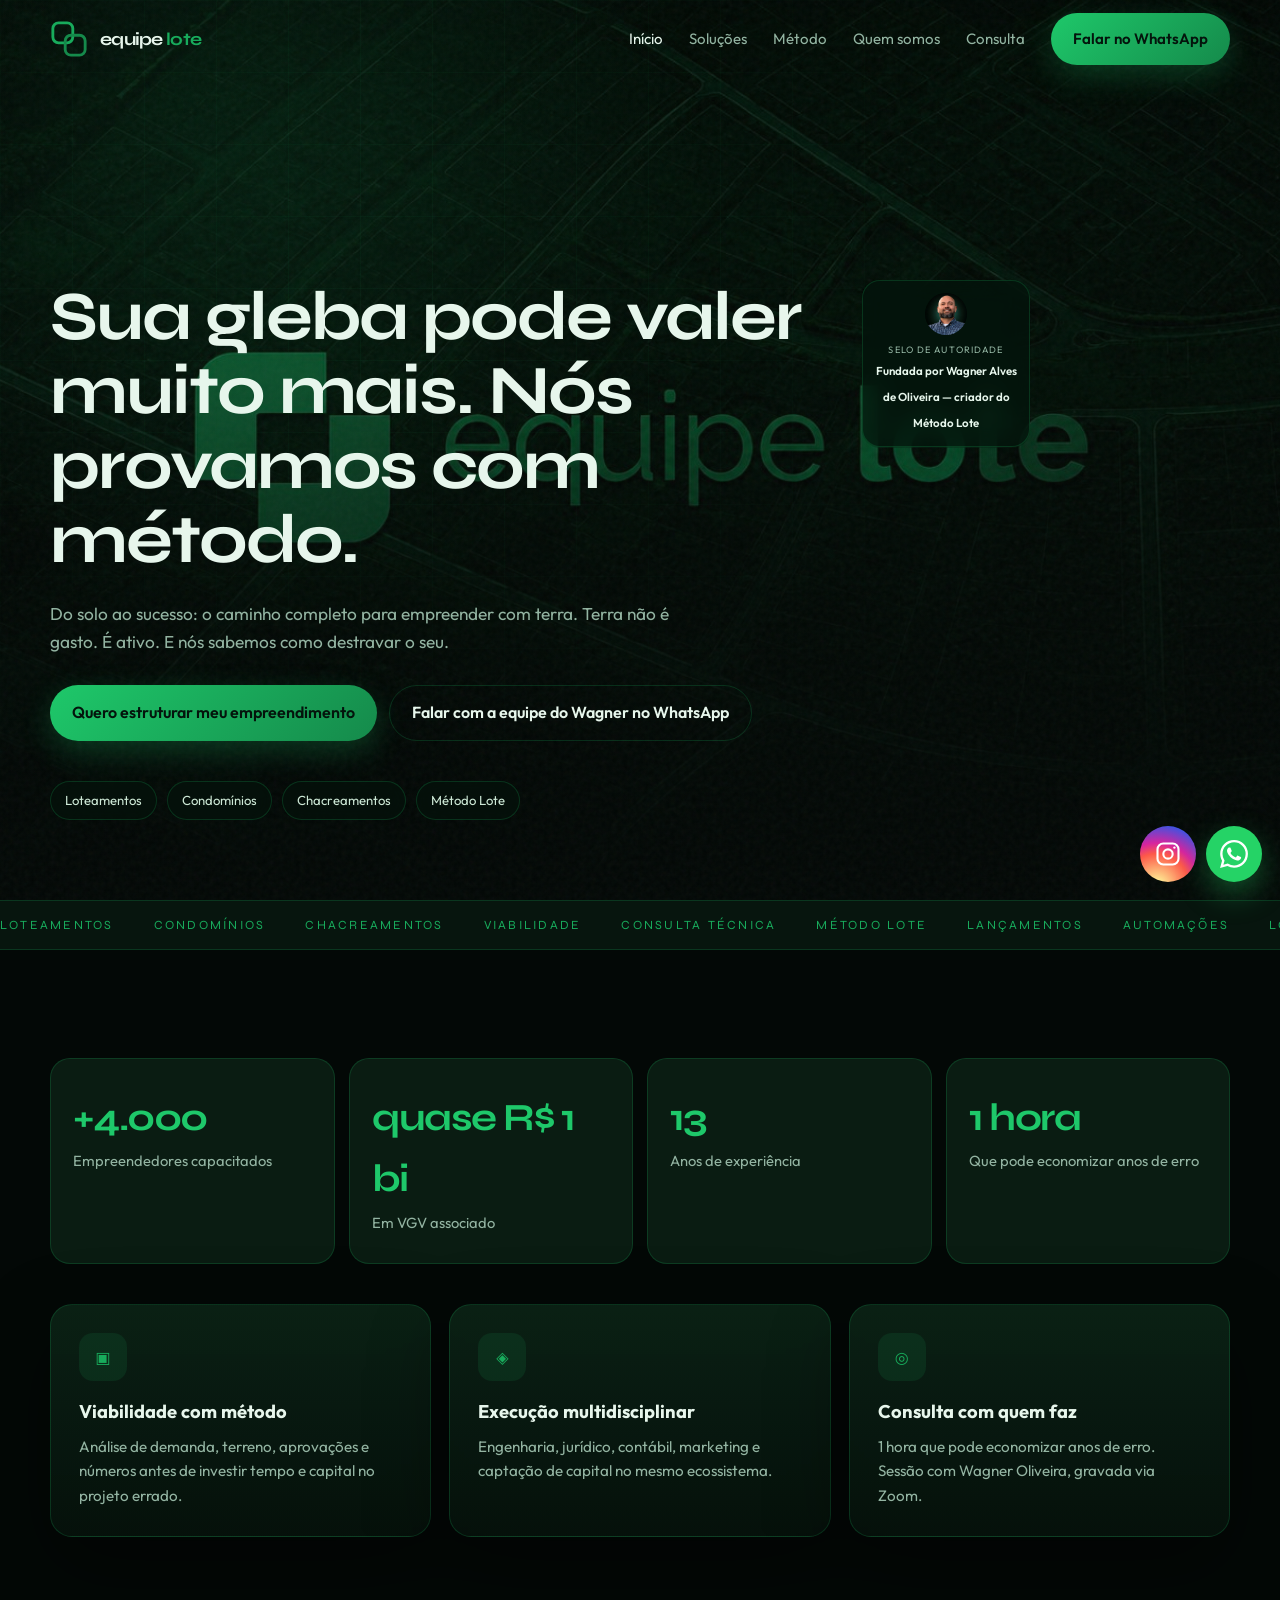
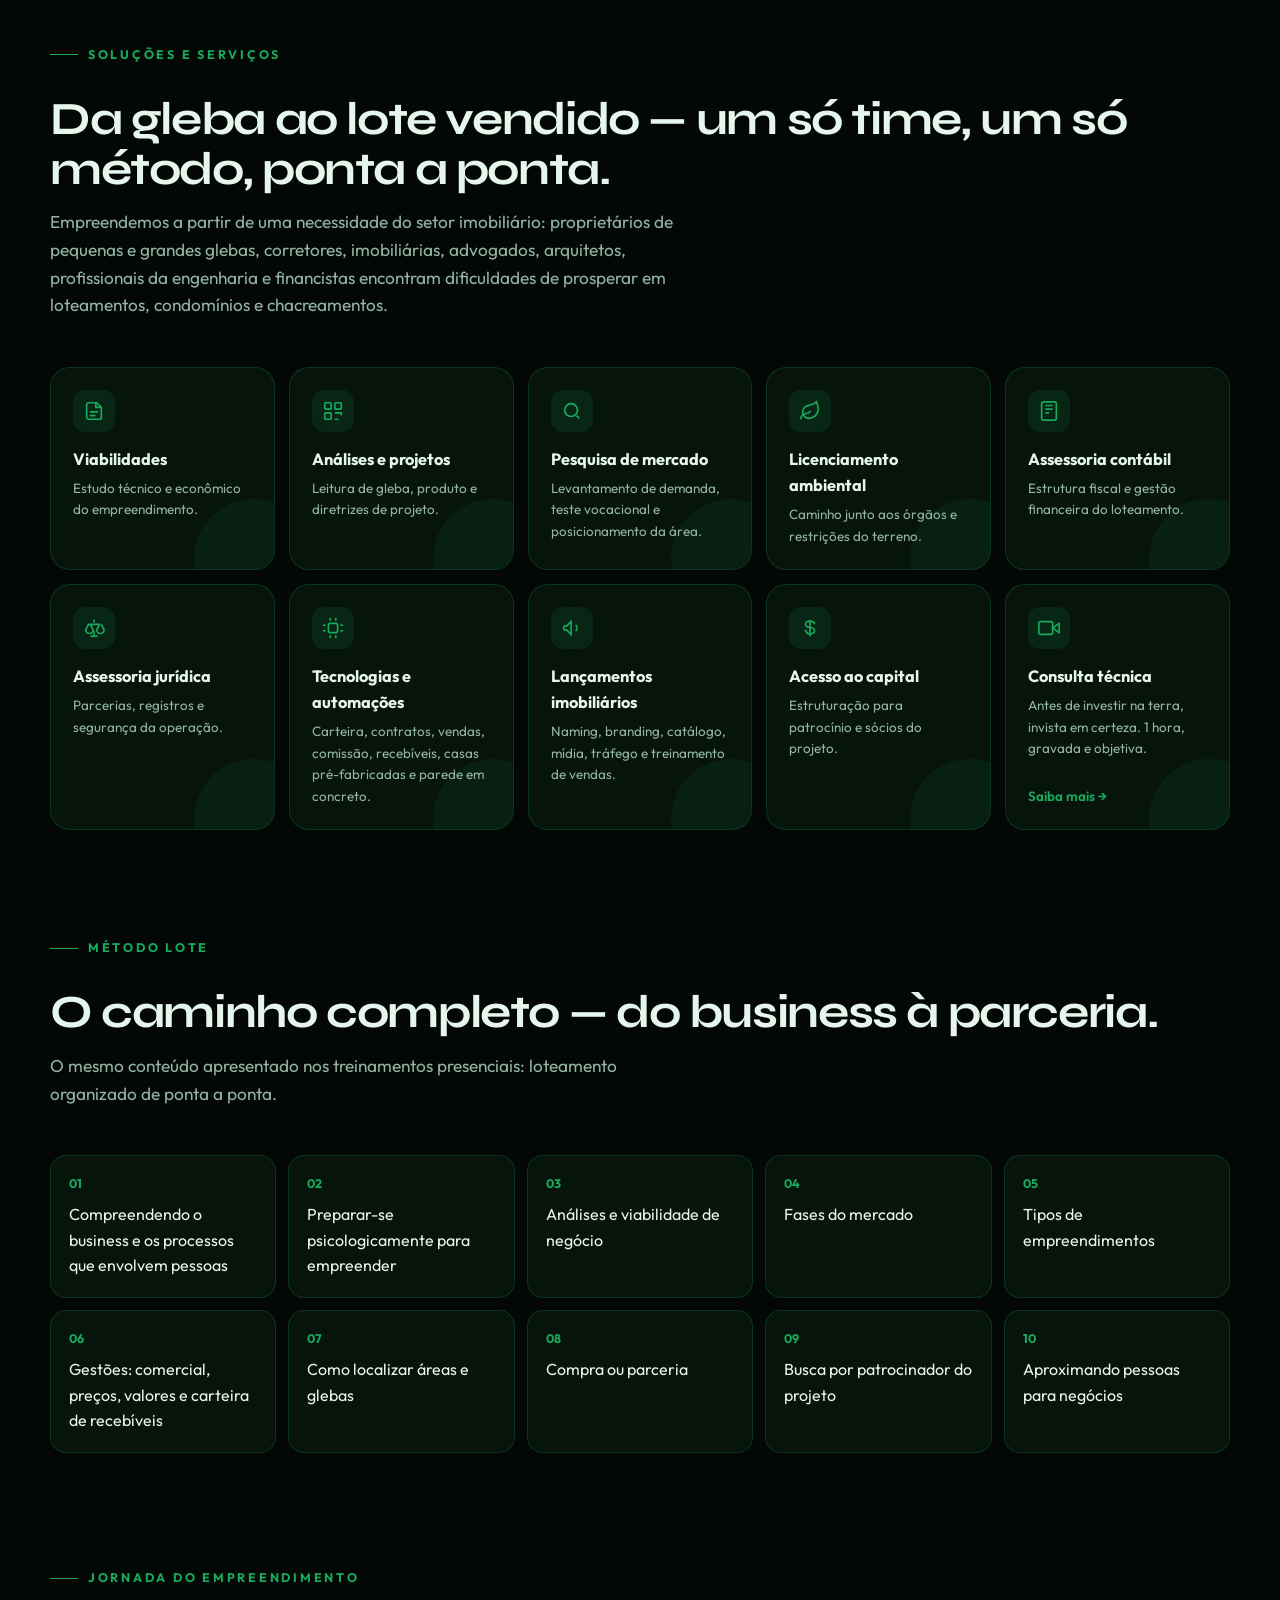
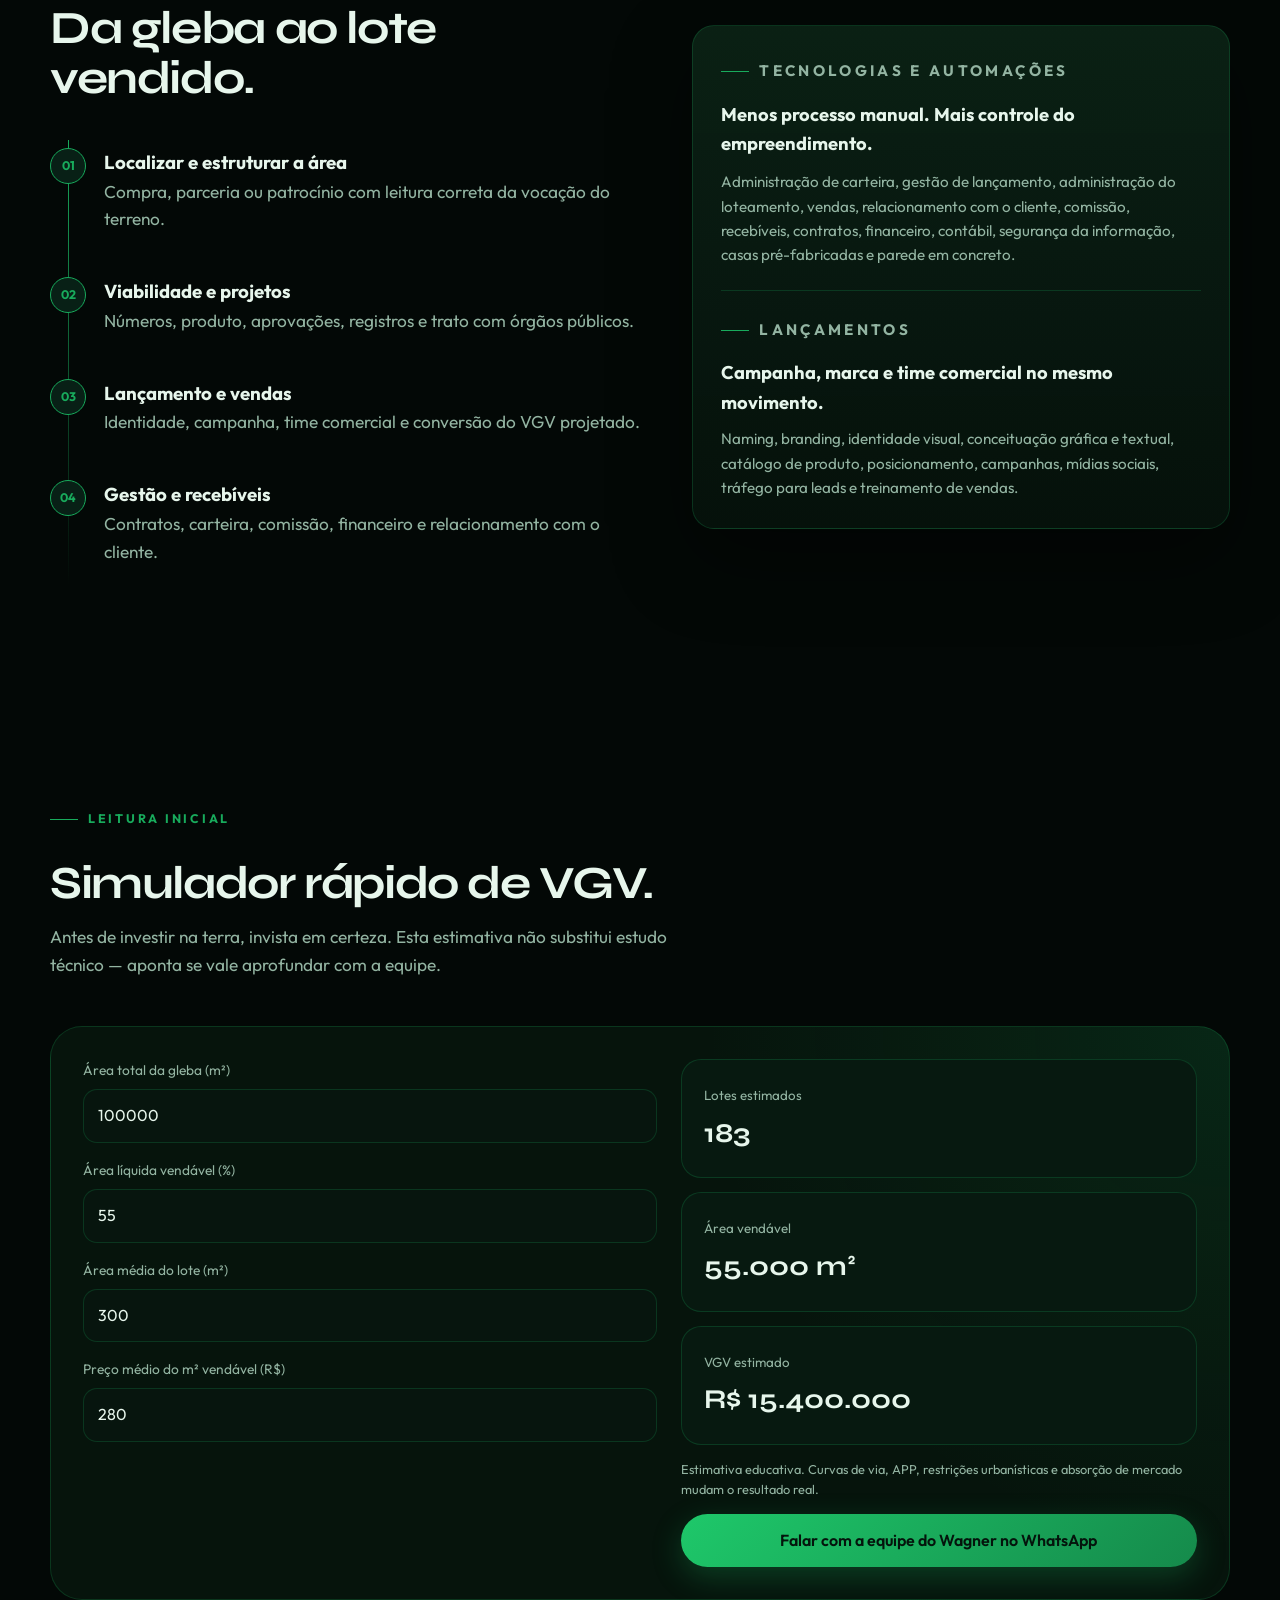
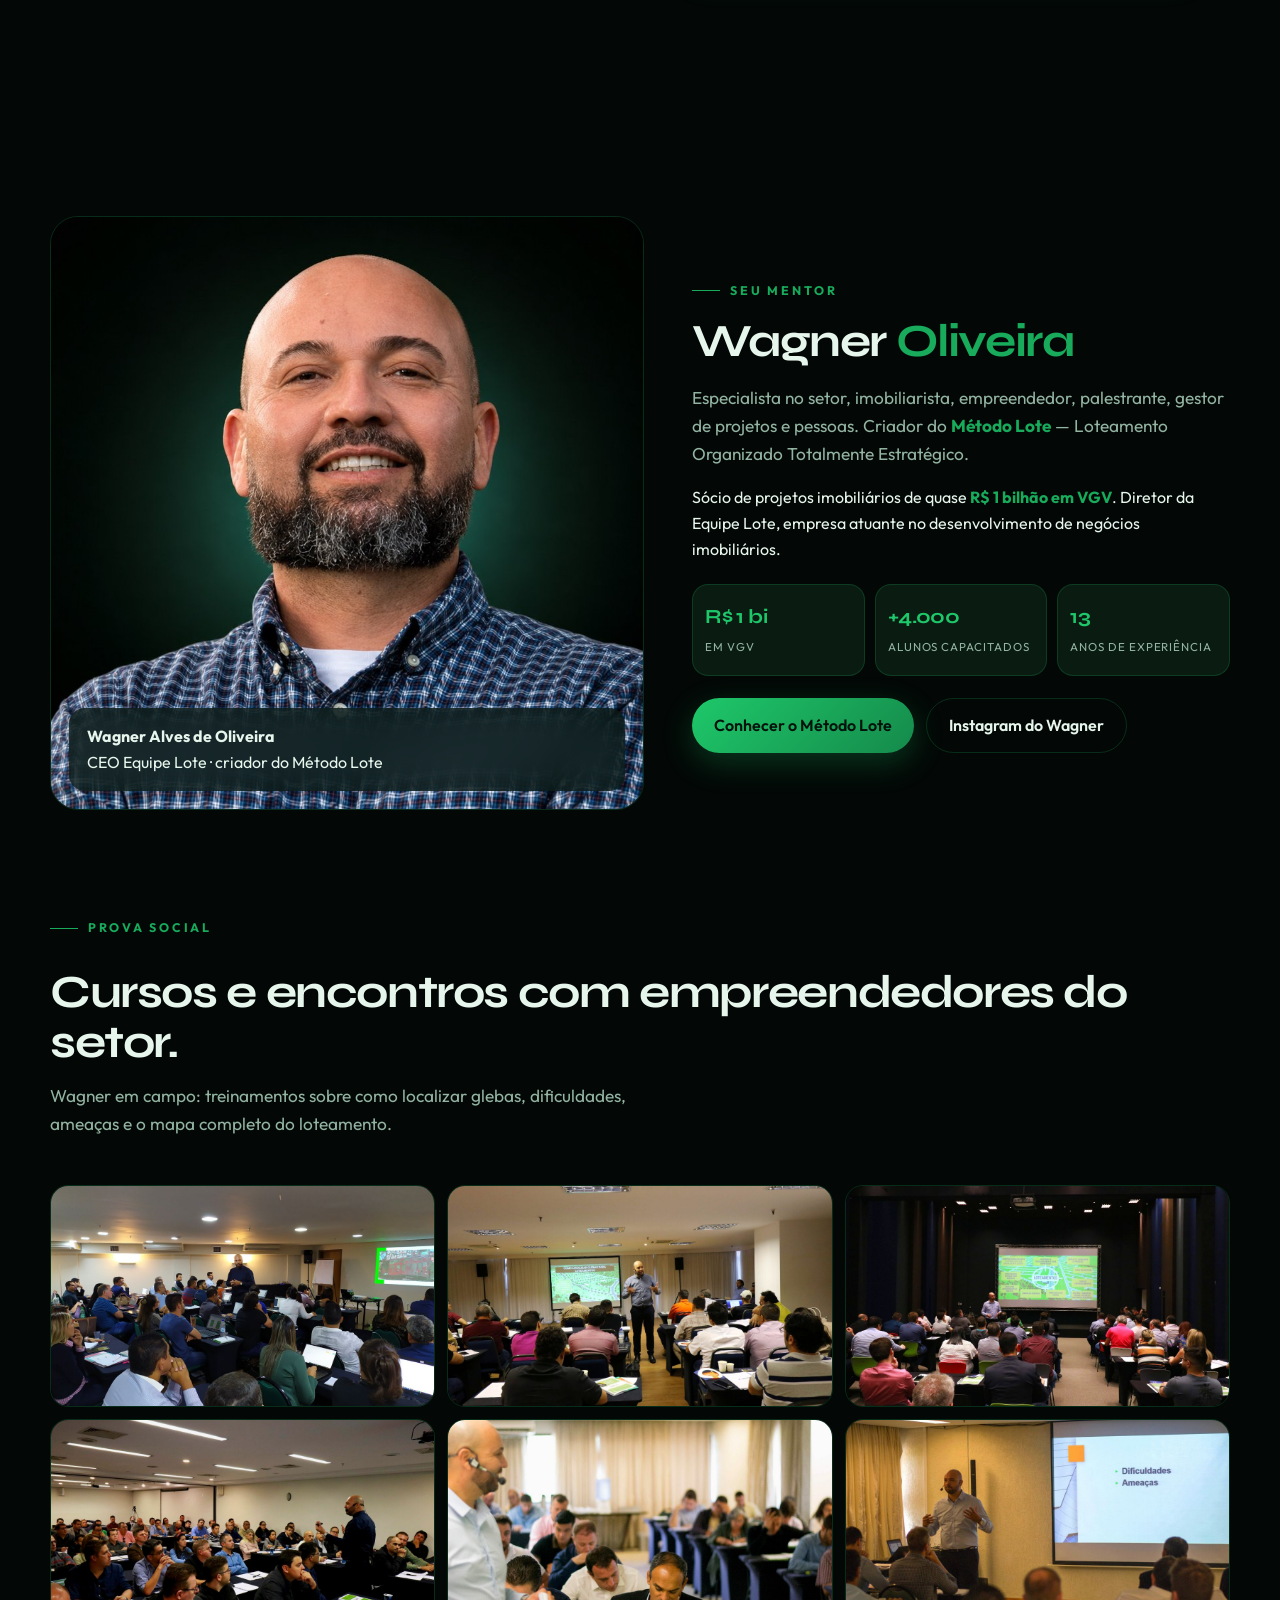
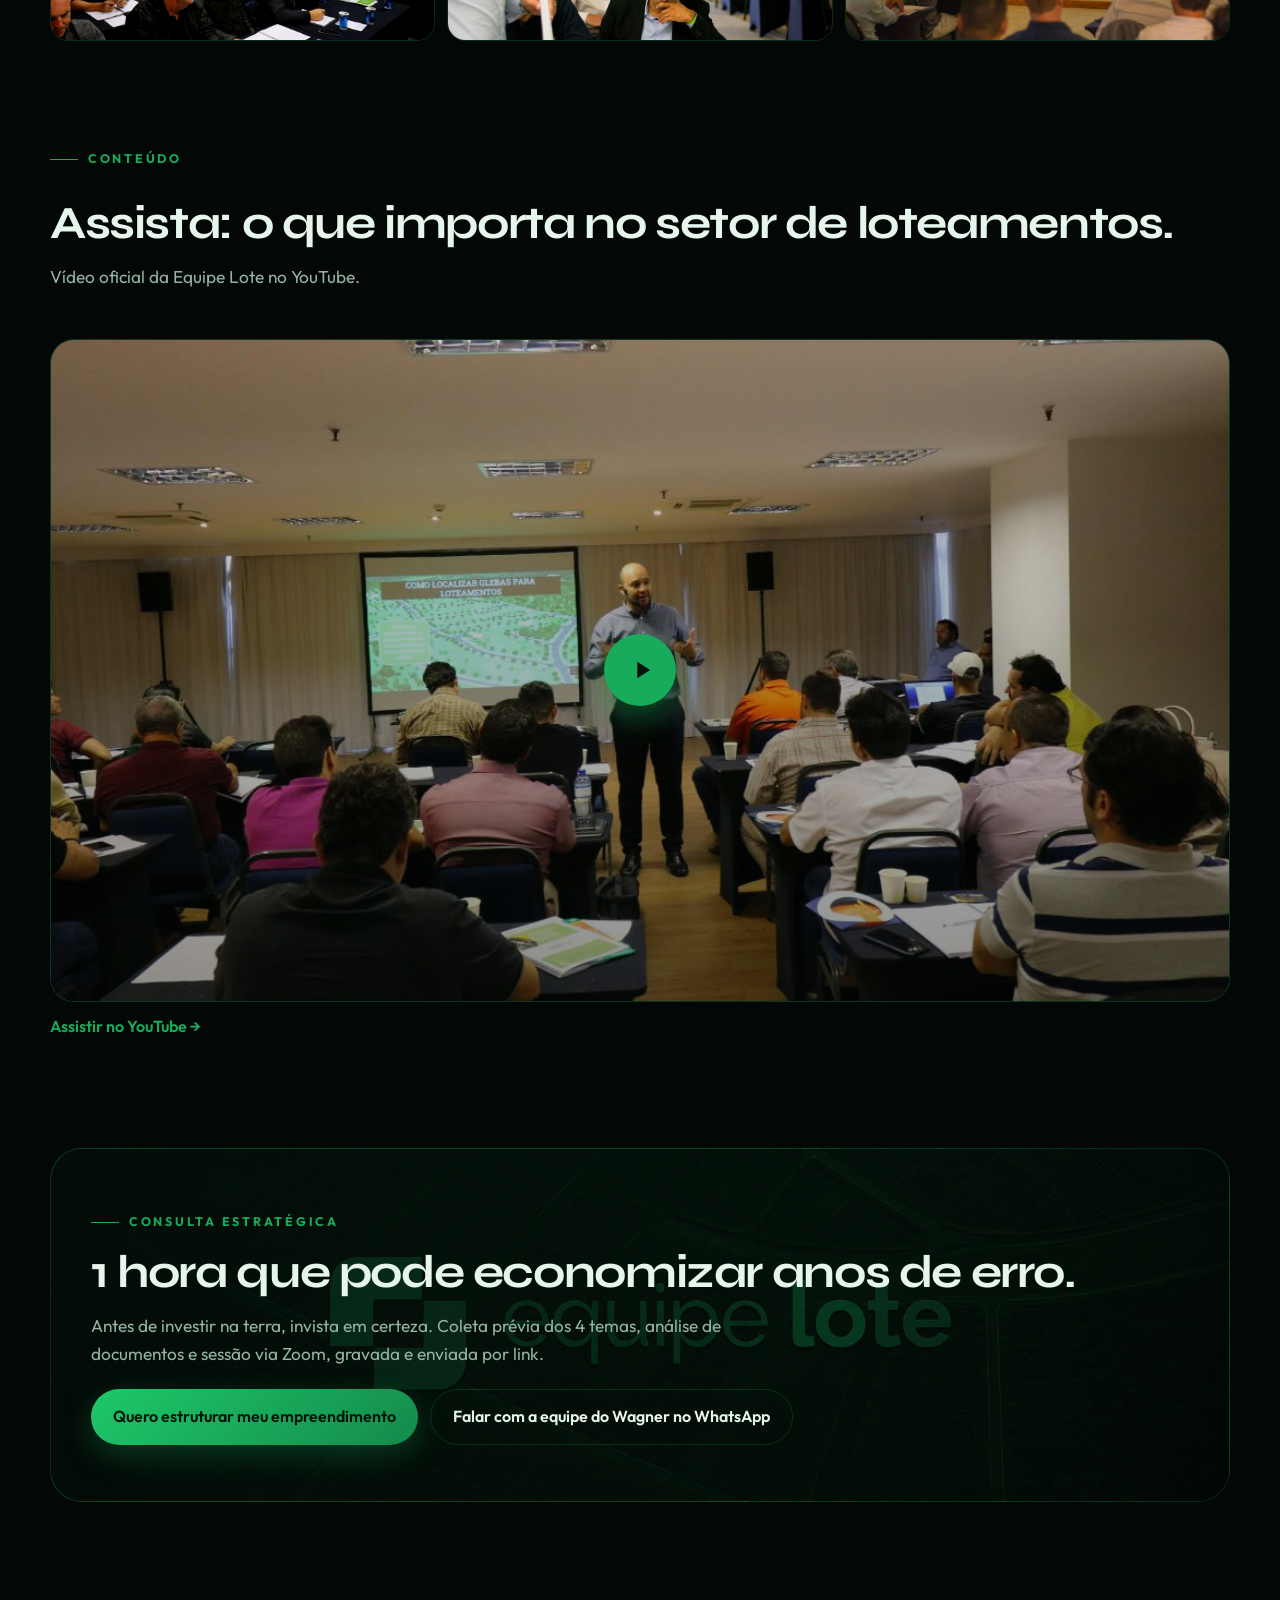
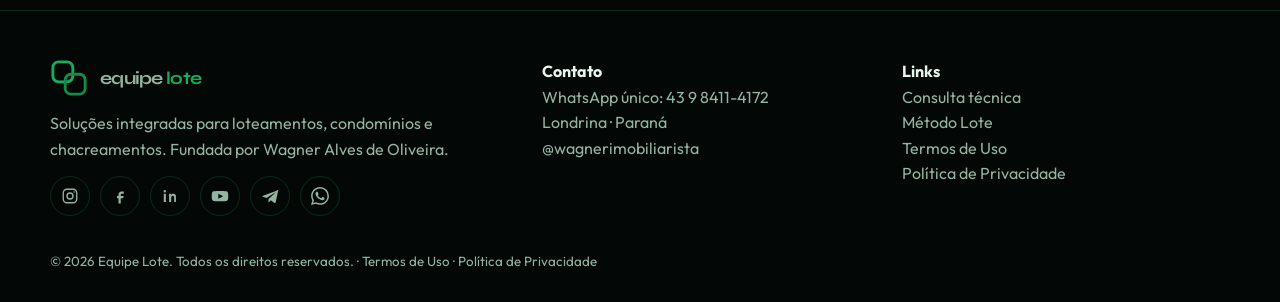
<file: index.html>
<!DOCTYPE html>
<html lang="pt-BR">
<head>
  <meta charset="UTF-8">
  <meta name="viewport" content="width=device-width, initial-scale=1.0">
  <title>Equipe Lote | Do solo ao sucesso em loteamentos</title>
  <meta name="description" content="Sua gleba pode valer muito mais. Equipe Lote estrutura loteamentos, condomínios e chacreamentos com o Método Lote, criado por Wagner Alves de Oliveira.">
  <link rel="icon" href="favicon.svg" type="image/svg+xml">
  <meta property="og:title" content="Equipe Lote">
  <meta property="og:description" content="Sua gleba pode valer muito mais. Nós provamos com método.">
  <meta property="og:image" content="img/og.jpg">
  <link rel="preconnect" href="https://fonts.googleapis.com">
  <link rel="preconnect" href="https://fonts.gstatic.com" crossorigin>
  <link href="https://fonts.googleapis.com/css2?family=Outfit:wght@300;400;500;600;700&family=Syne:wght@600;700;800&display=swap" rel="stylesheet">
  <link rel="stylesheet" href="css/style.css">
</head>
<body>
  <div class="grain"></div>
  <header class="site-header">
    <div class="container nav">
      <a class="brand" href="index.html" aria-label="Equipe Lote">
        <img class="mark" src="img/mark.svg" alt="">
        <span class="wordmark">equipe <span>lote</span></span>
      </a>
      <button class="menu-btn" aria-label="Abrir menu">☰</button>
      <ul class="nav-links">
        <li><a class="active" href="index.html">Início</a></li>
        <li><a href="#solucoes">Soluções</a></li>
        <li><a href="#metodo">Método</a></li>
        <li><a href="#sobre">Quem somos</a></li>
        <li><a href="consulta-tecnica.html">Consulta</a></li>
        <li><a class="btn btn-primary" href="https://wa.me/5543984114172" target="_blank" rel="noopener">Falar no WhatsApp</a></li>
      </ul>
    </div>
  </header>

  <section class="hero">
    <div class="hero-media">
      <img src="img/hero.jpg" alt="Identidade visual Equipe Lote">
      <div class="plot-grid"></div>
    </div>
    <div class="container hero-grid solo">
      <div class="hero-content">
        <div class="hero-title-row reveal">
          <h1>Sua gleba pode valer muito mais. Nós provamos com método.</h1>
          <aside class="seal">
            <img src="img/wagner.jpg" alt="Wagner Alves de Oliveira">
            <span>
              <small>Selo de autoridade</small>
              <b>Fundada por Wagner Alves de Oliveira — criador do Método Lote</b>
            </span>
          </aside>
        </div>
        <p class="lead reveal delay-2">Do solo ao sucesso: o caminho completo para empreender com terra. Terra não é gasto. É ativo. E nós sabemos como destravar o seu.</p>
        <div class="hero-actions reveal delay-3">
          <a class="btn btn-primary" href="consulta-tecnica.html">Quero estruturar meu empreendimento</a>
          <a class="btn btn-ghost" href="https://wa.me/5543984114172" target="_blank" rel="noopener">Falar com a equipe do Wagner no WhatsApp</a>
        </div>
        <div class="hero-chips reveal delay-3">
          <span class="chip">Loteamentos</span>
          <span class="chip">Condomínios</span>
          <span class="chip">Chacreamentos</span>
          <span class="chip">Método Lote</span>
        </div>
      </div>
    </div>
  </section>

  <div class="marquee" aria-hidden="true">
    <div class="marquee-track">
      <span>Loteamentos</span><span>Condomínios</span><span>Chacreamentos</span><span>Viabilidade</span><span>Consulta técnica</span><span>Método Lote</span><span>Lançamentos</span><span>Automações</span>
      <span>Loteamentos</span><span>Condomínios</span><span>Chacreamentos</span><span>Viabilidade</span><span>Consulta técnica</span><span>Método Lote</span><span>Lançamentos</span><span>Automações</span>
    </div>
  </div>

  <section class="section" style="padding-bottom:0">
    <div class="container stats">
      <article class="stat"><b>+4.000</b><span>Empreendedores capacitados</span></article>
      <article class="stat"><b>quase R$ 1 bi</b><span>Em VGV associado</span></article>
      <article class="stat"><b>13</b><span>Anos de experiência</span></article>
      <article class="stat"><b>1 hora</b><span>Que pode economizar anos de erro</span></article>
    </div>
  </section>

  <div class="container pillars">
    <article class="card">
      <div class="icon-wrap">▣</div>
      <h3>Viabilidade com método</h3>
      <p>Análise de demanda, terreno, aprovações e números antes de investir tempo e capital no projeto errado.</p>
    </article>
    <article class="card">
      <div class="icon-wrap">◈</div>
      <h3>Execução multidisciplinar</h3>
      <p>Engenharia, jurídico, contábil, marketing e captação de capital no mesmo ecossistema.</p>
    </article>
    <article class="card">
      <div class="icon-wrap">◎</div>
      <h3>Consulta com quem faz</h3>
      <p>1 hora que pode economizar anos de erro. Sessão com Wagner Oliveira, gravada via Zoom.</p>
    </article>
  </div>

  <section class="section" id="solucoes">
    <div class="container">
      <div class="section-head">
        <p class="eyebrow">Soluções e serviços</p>
        <h2>Da gleba ao lote vendido — um só time, um só método, ponta a ponta.</h2>
        <p class="lead">Empreendemos a partir de uma necessidade do setor imobiliário: proprietários de pequenas e grandes glebas, corretores, imobiliárias, advogados, arquitetos, profissionais da engenharia e financistas encontram dificuldades de prosperar em loteamentos, condomínios e chacreamentos.</p>
      </div>
      <div class="services-grid">
        <article class="service">
          <div class="service-icon" aria-hidden="true"><svg viewBox="0 0 24 24" fill="none" stroke="currentColor" stroke-width="1.8" stroke-linecap="round"><path d="M4 19V5a2 2 0 0 1 2-2h9l5 5v11a2 2 0 0 1-2 2H6a2 2 0 0 1-2-2Z"/><path d="M14 3v5h5M8 13h8M8 17h5"/></svg></div>
          <strong>Viabilidades</strong>
          <span>Estudo técnico e econômico do empreendimento.</span>
        </article>
        <article class="service">
          <div class="service-icon" aria-hidden="true"><svg viewBox="0 0 24 24" fill="none" stroke="currentColor" stroke-width="1.8"><rect x="3" y="3" width="7" height="7" rx="1"/><rect x="14" y="3" width="7" height="7" rx="1"/><rect x="3" y="14" width="7" height="7" rx="1"/><path d="M14 14h7v3M14 21h4"/></svg></div>
          <strong>Análises e projetos</strong>
          <span>Leitura de gleba, produto e diretrizes de projeto.</span>
        </article>
        <article class="service">
          <div class="service-icon" aria-hidden="true"><svg viewBox="0 0 24 24" fill="none" stroke="currentColor" stroke-width="1.8"><circle cx="11" cy="11" r="7"/><path d="m20 20-3-3"/></svg></div>
          <strong>Pesquisa de mercado</strong>
          <span>Levantamento de demanda, teste vocacional e posicionamento da área.</span>
        </article>
        <article class="service">
          <div class="service-icon" aria-hidden="true"><svg viewBox="0 0 24 24" fill="none" stroke="currentColor" stroke-width="1.8"><path d="M11 20A7 7 0 0 1 9.8 6.1C15.5 5 17 4.48 19 2c1 2 2 4.18 2 8 0 5.5-4.78 10-10 10Z"/><path d="M2 21c0-3 1.85-5.36 5.08-6C9.5 14.52 12 13 13 12"/></svg></div>
          <strong>Licenciamento ambiental</strong>
          <span>Caminho junto aos órgãos e restrições do terreno.</span>
        </article>
        <article class="service">
          <div class="service-icon" aria-hidden="true"><svg viewBox="0 0 24 24" fill="none" stroke="currentColor" stroke-width="1.8"><rect x="4" y="2" width="16" height="20" rx="2"/><path d="M8 6h8M8 10h8M8 14h4"/></svg></div>
          <strong>Assessoria contábil</strong>
          <span>Estrutura fiscal e gestão financeira do loteamento.</span>
        </article>
        <article class="service">
          <div class="service-icon" aria-hidden="true"><svg viewBox="0 0 24 24" fill="none" stroke="currentColor" stroke-width="1.8"><path d="M12 3v3M12 21v-6M5 8h14"/><path d="m6 8-3 6a4 4 0 0 0 8 0L8 8M18 8l-3 6a4 4 0 0 0 8 0l-3-6"/><path d="M8 21h8"/></svg></div>
          <strong>Assessoria jurídica</strong>
          <span>Parcerias, registros e segurança da operação.</span>
        </article>
        <article class="service">
          <div class="service-icon" aria-hidden="true"><svg viewBox="0 0 24 24" fill="none" stroke="currentColor" stroke-width="1.8"><rect x="7" y="7" width="10" height="10" rx="2"/><path d="M9 1v3M15 1v3M9 20v3M15 20v3M1 9h3M1 15h3M20 9h3M20 15h3"/></svg></div>
          <strong>Tecnologias e automações</strong>
          <span>Carteira, contratos, vendas, comissão, recebíveis, casas pré-fabricadas e parede em concreto.</span>
        </article>
        <article class="service">
          <div class="service-icon" aria-hidden="true"><svg viewBox="0 0 24 24" fill="none" stroke="currentColor" stroke-width="1.8"><path d="M3 11v2a1 1 0 0 0 1 1h2l5 5V5L6 10H4a1 1 0 0 0-1 1Z"/><path d="M16 8.5a5 5 0 0 1 0 7"/></svg></div>
          <strong>Lançamentos imobiliários</strong>
          <span>Naming, branding, catálogo, mídia, tráfego e treinamento de vendas.</span>
        </article>
        <article class="service">
          <div class="service-icon" aria-hidden="true"><svg viewBox="0 0 24 24" fill="none" stroke="currentColor" stroke-width="1.8"><path d="M12 3v18M17 8c0-2-2.2-3.5-5-3.5S7 6 7 8s2.2 3.5 5 3.5 5 1.5 5 3.5-2.2 3.5-5 3.5S7 16 7 14"/></svg></div>
          <strong>Acesso ao capital</strong>
          <span>Estruturação para patrocínio e sócios do projeto.</span>
        </article>
        <article class="service">
          <div class="service-icon" aria-hidden="true"><svg viewBox="0 0 24 24" fill="none" stroke="currentColor" stroke-width="1.8"><path d="M23 7 16 12l7 5V7Z"/><rect x="1" y="5" width="15" height="14" rx="2"/></svg></div>
          <strong>Consulta técnica</strong>
          <span>Antes de investir na terra, invista em certeza. 1 hora, gravada e objetiva.</span>
          <a href="consulta-tecnica.html">Saiba mais →</a>
        </article>
      </div>
    </div>
  </section>

  <section class="section" id="metodo" style="padding-top:0">
    <div class="container">
      <div class="section-head">
        <p class="eyebrow">Método Lote</p>
        <h2>O caminho completo — do business à parceria.</h2>
        <p class="lead">O mesmo conteúdo apresentado nos treinamentos presenciais: loteamento organizado de ponta a ponta.</p>
      </div>
      <div class="method-grid">
        <article class="method-item"><b>01</b>Compreendendo o business e os processos que envolvem pessoas</article>
        <article class="method-item"><b>02</b>Preparar-se psicologicamente para empreender</article>
        <article class="method-item"><b>03</b>Análises e viabilidade de negócio</article>
        <article class="method-item"><b>04</b>Fases do mercado</article>
        <article class="method-item"><b>05</b>Tipos de empreendimentos</article>
        <article class="method-item"><b>06</b>Gestões: comercial, preços, valores e carteira de recebíveis</article>
        <article class="method-item"><b>07</b>Como localizar áreas e glebas</article>
        <article class="method-item"><b>08</b>Compra ou parceria</article>
        <article class="method-item"><b>09</b>Busca por patrocinador do projeto</article>
        <article class="method-item"><b>10</b>Aproximando pessoas para negócios</article>
      </div>
    </div>
  </section>

  <section class="section" id="jornada" style="padding-top:0">
    <div class="container split">
      <div>
        <p class="eyebrow">Jornada do empreendimento</p>
        <h2>Da gleba ao lote vendido.</h2>
        <div class="timeline" style="margin-top:28px">
          <div class="step"><div class="dot">01</div><div><h3>Localizar e estruturar a área</h3><p class="lead">Compra, parceria ou patrocínio com leitura correta da vocação do terreno.</p></div></div>
          <div class="step"><div class="dot">02</div><div><h3>Viabilidade e projetos</h3><p class="lead">Números, produto, aprovações, registros e trato com órgãos públicos.</p></div></div>
          <div class="step"><div class="dot">03</div><div><h3>Lançamento e vendas</h3><p class="lead">Identidade, campanha, time comercial e conversão do VGV projetado.</p></div></div>
          <div class="step"><div class="dot">04</div><div><h3>Gestão e recebíveis</h3><p class="lead">Contratos, carteira, comissão, financeiro e relacionamento com o cliente.</p></div></div>
        </div>
      </div>
      <aside class="card">
        <p class="eyebrow">Tecnologias e automações</p>
        <h3>Menos processo manual. Mais controle do empreendimento.</h3>
        <p class="lead" style="margin:12px 0 18px">Administração de carteira, gestão de lançamento, administração do loteamento, vendas, relacionamento com o cliente, comissão, recebíveis, contratos, financeiro, contábil, segurança da informação, casas pré-fabricadas e parede em concreto.</p>
        <hr style="border:0;border-top:1px solid var(--line);margin:22px 0">
        <p class="eyebrow">Lançamentos</p>
        <h3>Campanha, marca e time comercial no mesmo movimento.</h3>
        <p class="lead" style="margin-top:10px">Naming, branding, identidade visual, conceituação gráfica e textual, catálogo de produto, posicionamento, campanhas, mídias sociais, tráfego para leads e treinamento de vendas.</p>
      </aside>
    </div>
  </section>

  <section class="section" id="simulador">
    <div class="container">
      <div class="section-head">
        <p class="eyebrow">Leitura inicial</p>
        <h2>Simulador rápido de VGV.</h2>
        <p class="lead">Antes de investir na terra, invista em certeza. Esta estimativa não substitui estudo técnico — aponta se vale aprofundar com a equipe.</p>
      </div>
      <div class="simulator">
        <form>
          <div class="field"><label for="area">Área total da gleba (m²)</label><input id="area" type="number" value="100000" min="1"></div>
          <div class="field"><label for="perc">Área líquida vendável (%)</label><input id="perc" type="number" value="55" min="10" max="90"></div>
          <div class="field"><label for="lote">Área média do lote (m²)</label><input id="lote" type="number" value="300" min="50"></div>
          <div class="field"><label for="preco">Preço médio do m² vendável (R$)</label><input id="preco" type="number" value="280" min="1"></div>
        </form>
        <div class="sim-result">
          <div class="result-card"><small>Lotes estimados</small><strong id="out-lotes">—</strong></div>
          <div class="result-card"><small>Área vendável</small><strong id="out-area">—</strong></div>
          <div class="result-card"><small>VGV estimado</small><strong id="out-vgv">—</strong></div>
          <p class="note">Estimativa educativa. Curvas de via, APP, restrições urbanísticas e absorção de mercado mudam o resultado real.</p>
          <button class="btn btn-primary" id="sim-whats" type="button">Falar com a equipe do Wagner no WhatsApp</button>
        </div>
      </div>
    </div>
  </section>

  <section class="section" id="sobre">
    <div class="container split">
      <figure class="photo-frame">
        <img src="img/wagner.jpg" alt="Wagner Alves de Oliveira">
        <figcaption>
          <strong>Wagner Alves de Oliveira</strong>
          <p>CEO Equipe Lote · criador do Método Lote</p>
        </figcaption>
      </figure>
      <div>
        <p class="eyebrow">Seu mentor</p>
        <h2 class="mentor-name">Wagner <span>Oliveira</span></h2>
        <p class="lead" style="margin:18px 0">Especialista no setor, imobiliarista, empreendedor, palestrante, gestor de projetos e pessoas. Criador do <b class="hl">Método Lote</b> — Loteamento Organizado Totalmente Estratégico.</p>
        <p>Sócio de projetos imobiliários de quase <b class="hl">R$ 1 bilhão em VGV</b>. Diretor da Equipe Lote, empresa atuante no desenvolvimento de negócios imobiliários.</p>
        <div class="mentor-stats">
          <article><b>R$ 1 bi</b><span>Em VGV</span></article>
          <article><b>+4.000</b><span>Alunos capacitados</span></article>
          <article><b>13</b><span>Anos de experiência</span></article>
        </div>
        <div class="hero-actions" style="margin-top:22px">
          <a class="btn btn-primary" href="https://metodolote.com.br/" target="_blank" rel="noopener">Conhecer o Método Lote</a>
          <a class="btn btn-ghost" href="https://www.instagram.com/wagnerimobiliarista/" target="_blank" rel="noopener">Instagram do Wagner</a>
        </div>
      </div>
    </div>
  </section>

  <section class="section" id="prova" style="padding-top:0">
    <div class="container">
      <div class="section-head">
        <p class="eyebrow">Prova social</p>
        <h2>Cursos e encontros com empreendedores do setor.</h2>
        <p class="lead">Wagner em campo: treinamentos sobre como localizar glebas, dificuldades, ameaças e o mapa completo do loteamento.</p>
      </div>
      <div class="gallery">
        <figure><img src="img/curso-1.jpg" alt="Treinamento Equipe Lote com análise de área em tela"></figure>
        <figure><img src="img/curso-2.jpg" alt="Palestra Como localizar glebas para loteamentos"></figure>
        <figure><img src="img/curso-3.jpg" alt="Mapa do Método Lote apresentado em auditorio"></figure>
        <figure><img src="img/curso-4.jpg" alt="Turma em treinamento com Wagner Oliveira"></figure>
        <figure><img src="img/curso-5.jpg" alt="Participantes em consulta e capacitação"></figure>
        <figure><img src="img/curso-6.jpg" alt="Apresentação sobre dificuldades e ameaças no setor"></figure>
      </div>
    </div>
  </section>

  <section class="section" id="video" style="padding-top:0">
    <div class="container">
      <div class="section-head">
        <p class="eyebrow">Conteúdo</p>
        <h2>Assista: o que importa no setor de loteamentos.</h2>
        <p class="lead">Vídeo oficial da Equipe Lote no YouTube.</p>
      </div>
      <div class="video-wrap" data-video="wp2UR_knGTo" data-start="9">
        <button class="video-play" type="button" aria-label="Reproduzir vídeo da Equipe Lote">
          <img src="img/curso-2.jpg" alt="Capa do vídeo Equipe Lote">
          <span class="play-btn" aria-hidden="true">
            <svg viewBox="0 0 24 24" fill="currentColor"><path d="M8 5v14l11-7L8 5Z"/></svg>
          </span>
        </button>
      </div>
      <a class="video-link" href="https://www.youtube.com/watch?v=wp2UR_knGTo&t=9s" target="_blank" rel="noopener">Assistir no YouTube →</a>
    </div>
  </section>

  <section class="section" style="padding-top:0">
    <div class="container">
      <div class="cta-band">
        <p class="eyebrow">Consulta estratégica</p>
        <h2>1 hora que pode economizar anos de erro.</h2>
        <p class="lead" style="margin:14px 0 22px">Antes de investir na terra, invista em certeza. Coleta prévia dos 4 temas, análise de documentos e sessão via Zoom, gravada e enviada por link.</p>
        <div class="hero-actions">
          <a class="btn btn-primary" href="consulta-tecnica.html">Quero estruturar meu empreendimento</a>
          <a class="btn btn-ghost" href="https://wa.me/5543984114172" target="_blank" rel="noopener">Falar com a equipe do Wagner no WhatsApp</a>
        </div>
      </div>
    </div>
  </section>

  <footer class="site-footer">
    <div class="container footer-grid">
      <div>
        <div class="brand">
          <img class="mark" src="img/mark.svg" alt="" width="38" height="38">
          <span class="wordmark">equipe <span>lote</span></span>
        </div>
        <p style="margin-top:14px">Soluções integradas para loteamentos, condomínios e chacreamentos. Fundada por Wagner Alves de Oliveira.</p>
        <div class="socials">
          <a href="https://www.instagram.com/wagnerimobiliarista/" target="_blank" rel="noopener" aria-label="Instagram">
            <svg viewBox="0 0 24 24" fill="none" stroke="currentColor" stroke-width="1.8"><rect x="3" y="3" width="18" height="18" rx="5"/><circle cx="12" cy="12" r="4"/><circle cx="17.5" cy="6.5" r="1" fill="currentColor" stroke="none"/></svg>
          </a>
          <a href="https://www.facebook.com/wagnercorretoratual" target="_blank" rel="noopener" aria-label="Facebook">
            <svg viewBox="0 0 24 24" fill="currentColor"><path d="M14 9h3V6h-3c-2.2 0-4 1.8-4 4v2H8v3h2v7h3v-7h3l1-3h-4V10c0-.6.4-1 1-1Z"/></svg>
          </a>
          <a href="https://www.linkedin.com/company/equipe-lote/" target="_blank" rel="noopener" aria-label="LinkedIn">
            <svg viewBox="0 0 24 24" fill="currentColor"><path d="M6.5 9H3.7v11h2.8V9ZM5.1 4a1.6 1.6 0 1 0 0 3.2 1.6 1.6 0 0 0 0-3.2ZM20.3 20h-2.8v-5.4c0-1.3 0-3-1.8-3s-2.1 1.4-2.1 2.9V20H10.8V9h2.7v1.5h.1c.4-.7 1.3-1.5 2.8-1.5 3 0 3.5 2 3.5 4.6V20Z"/></svg>
          </a>
          <a href="https://www.youtube.com/watch?v=wp2UR_knGTo&t=9s" target="_blank" rel="noopener" aria-label="YouTube">
            <svg viewBox="0 0 24 24" fill="currentColor"><path d="M23 12.2s0-3.2-.4-4.6c-.2-.9-.9-1.6-1.8-1.8C18.8 5.4 12 5.4 12 5.4s-6.8 0-8.8.4c-.9.2-1.6.9-1.8 1.8C1 9 1 12.2 1 12.2s0 3.2.4 4.6c.2.9.9 1.6 1.8 1.8 2 .4 8.8.4 8.8.4s6.8 0 8.8-.4c.9-.2 1.6-.9 1.8-1.8.4-1.4.4-4.6.4-4.6ZM9.8 15.5V8.9l6.4 3.3-6.4 3.3Z"/></svg>
          </a>
          <a href="https://t.me/wagneralvesdeoliveira" target="_blank" rel="noopener" aria-label="Telegram">
            <svg viewBox="0 0 24 24" fill="currentColor"><path d="M21.5 4.5 2.8 11.6c-1.3.5-1.3 1.2-.2 1.5l4.8 1.5 11.1-7c.5-.3 1-.1.6.2l-9 8.1-.3 4.5c.5 0 .7-.2 1-.5l2.3-2.2 4.8 3.5c.9.5 1.5.2 1.7-.8l3.1-14.7c.3-1.3-.5-1.9-1.4-1.5Z"/></svg>
          </a>
          <a href="https://wa.me/5543984114172" target="_blank" rel="noopener" aria-label="WhatsApp">
            <svg viewBox="0 0 24 24" fill="currentColor"><path d="M17.472 14.382c-.297-.149-1.758-.867-2.03-.967-.273-.099-.471-.148-.67.15-.197.297-.767.966-.94 1.164-.173.199-.347.223-.644.075-.297-.15-1.255-.463-2.39-1.475-.883-.788-1.48-1.761-1.653-2.059-.173-.297-.018-.458.13-.606.134-.133.298-.347.446-.52.149-.174.198-.298.298-.497.099-.198.05-.371-.025-.52-.075-.149-.669-1.612-.916-2.207-.242-.579-.487-.5-.669-.51-.173-.008-.371-.01-.57-.01-.198 0-.52.074-.792.372-.272.297-1.04 1.016-1.04 2.479 0 1.462 1.065 2.875 1.213 3.074.149.198 2.096 3.2 5.077 4.487.709.306 1.262.489 1.694.625.712.227 1.36.195 1.871.118.571-.085 1.758-.719 2.006-1.413.248-.694.248-1.289.173-1.413-.074-.124-.272-.198-.57-.347m-5.421 7.403h-.004a9.87 9.87 0 01-5.031-1.378l-.361-.214-3.741.982.998-3.648-.235-.374a9.86 9.86 0 01-1.51-5.26c.001-5.45 4.436-9.884 9.888-9.884 2.64 0 5.122 1.03 6.988 2.898a9.825 9.825 0 012.893 6.994c-.003 5.45-4.435 9.884-9.885 9.884m8.413-18.297A11.815 11.815 0 0012.05 0C5.495 0 .16 5.335.157 11.892c0 2.096.547 4.142 1.588 5.945L.057 24l6.305-1.654a11.882 11.882 0 005.683 1.448h.005c6.554 0 11.89-5.335 11.893-11.893a11.821 11.821 0 00-3.48-8.413z"/></svg>
          </a>
        </div>
      </div>
      <div>
        <strong style="color:var(--text)">Contato</strong>
        <p>WhatsApp único: 43 9 8411-4172</p>
        <p>Londrina · Paraná</p>
        <p><a href="https://www.instagram.com/wagnerimobiliarista/" target="_blank" rel="noopener">@wagnerimobiliarista</a></p>
      </div>
      <div>
        <strong style="color:var(--text)">Links</strong>
        <p><a href="consulta-tecnica.html">Consulta técnica</a></p>
        <p><a href="https://metodolote.com.br/" target="_blank" rel="noopener">Método Lote</a></p>
        <p><a href="termos.html">Termos de Uso</a></p>
        <p><a href="privacidade.html">Política de Privacidade</a></p>
      </div>
    </div>
    <div class="container"><small>© <span id="y"></span> Equipe Lote. Todos os direitos reservados. · <a href="termos.html">Termos de Uso</a> · <a href="privacidade.html">Política de Privacidade</a></small></div>
  </footer>

  <div class="float-dock">
    <a class="instagram-float" href="https://www.instagram.com/wagnerimobiliarista/" target="_blank" rel="noopener" aria-label="Instagram de Wagner">
      <svg viewBox="0 0 24 24" fill="none" stroke="currentColor" stroke-width="1.8"><rect x="3" y="3" width="18" height="18" rx="5"/><circle cx="12" cy="12" r="4"/><circle cx="17.5" cy="6.5" r="1" fill="currentColor" stroke="none"/></svg>
    </a>
    <a class="whatsapp-float" href="https://wa.me/5543984114172" target="_blank" rel="noopener" aria-label="WhatsApp">
      <svg viewBox="0 0 24 24" fill="currentColor" aria-hidden="true"><path d="M17.472 14.382c-.297-.149-1.758-.867-2.03-.967-.273-.099-.471-.148-.67.15-.197.297-.767.966-.94 1.164-.173.199-.347.223-.644.075-.297-.15-1.255-.463-2.39-1.475-.883-.788-1.48-1.761-1.653-2.059-.173-.297-.018-.458.13-.606.134-.133.298-.347.446-.52.149-.174.198-.298.298-.497.099-.198.05-.371-.025-.52-.075-.149-.669-1.612-.916-2.207-.242-.579-.487-.5-.669-.51-.173-.008-.371-.01-.57-.01-.198 0-.52.074-.792.372-.272.297-1.04 1.016-1.04 2.479 0 1.462 1.065 2.875 1.213 3.074.149.198 2.096 3.2 5.077 4.487.709.306 1.262.489 1.694.625.712.227 1.36.195 1.871.118.571-.085 1.758-.719 2.006-1.413.248-.694.248-1.289.173-1.413-.074-.124-.272-.198-.57-.347m-5.421 7.403h-.004a9.87 9.87 0 01-5.031-1.378l-.361-.214-3.741.982.998-3.648-.235-.374a9.86 9.86 0 01-1.51-5.26c.001-5.45 4.436-9.884 9.888-9.884 2.64 0 5.122 1.03 6.988 2.898a9.825 9.825 0 012.893 6.994c-.003 5.45-4.435 9.884-9.885 9.884m8.413-18.297A11.815 11.815 0 0012.05 0C5.495 0 .16 5.335.157 11.892c0 2.096.547 4.142 1.588 5.945L.057 24l6.305-1.654a11.882 11.882 0 005.683 1.448h.005c6.554 0 11.89-5.335 11.893-11.893a11.821 11.821 0 00-3.48-8.413z"/></svg>
    </a>
  </div>
  <script src="js/app.js"></script>
  <script>document.getElementById("y").textContent = new Date().getFullYear();</script>
</body>
</html>
</file>
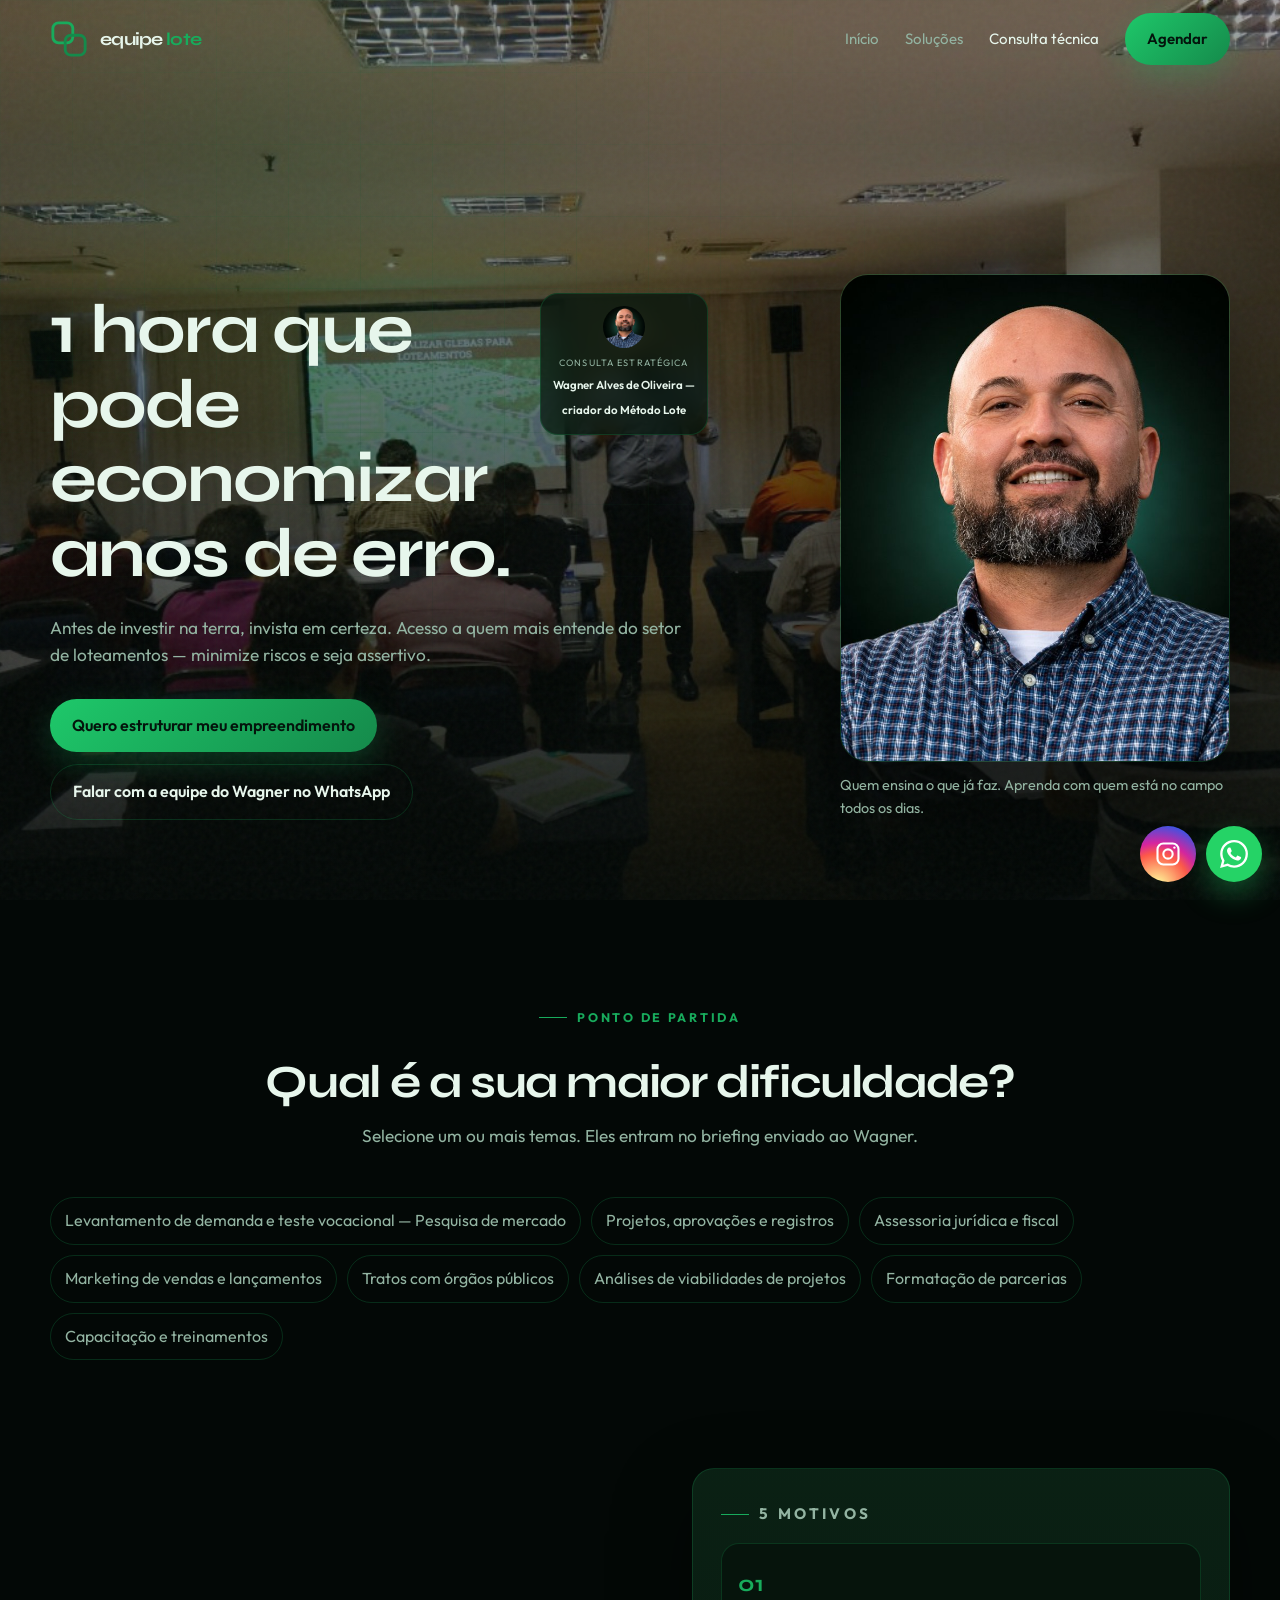
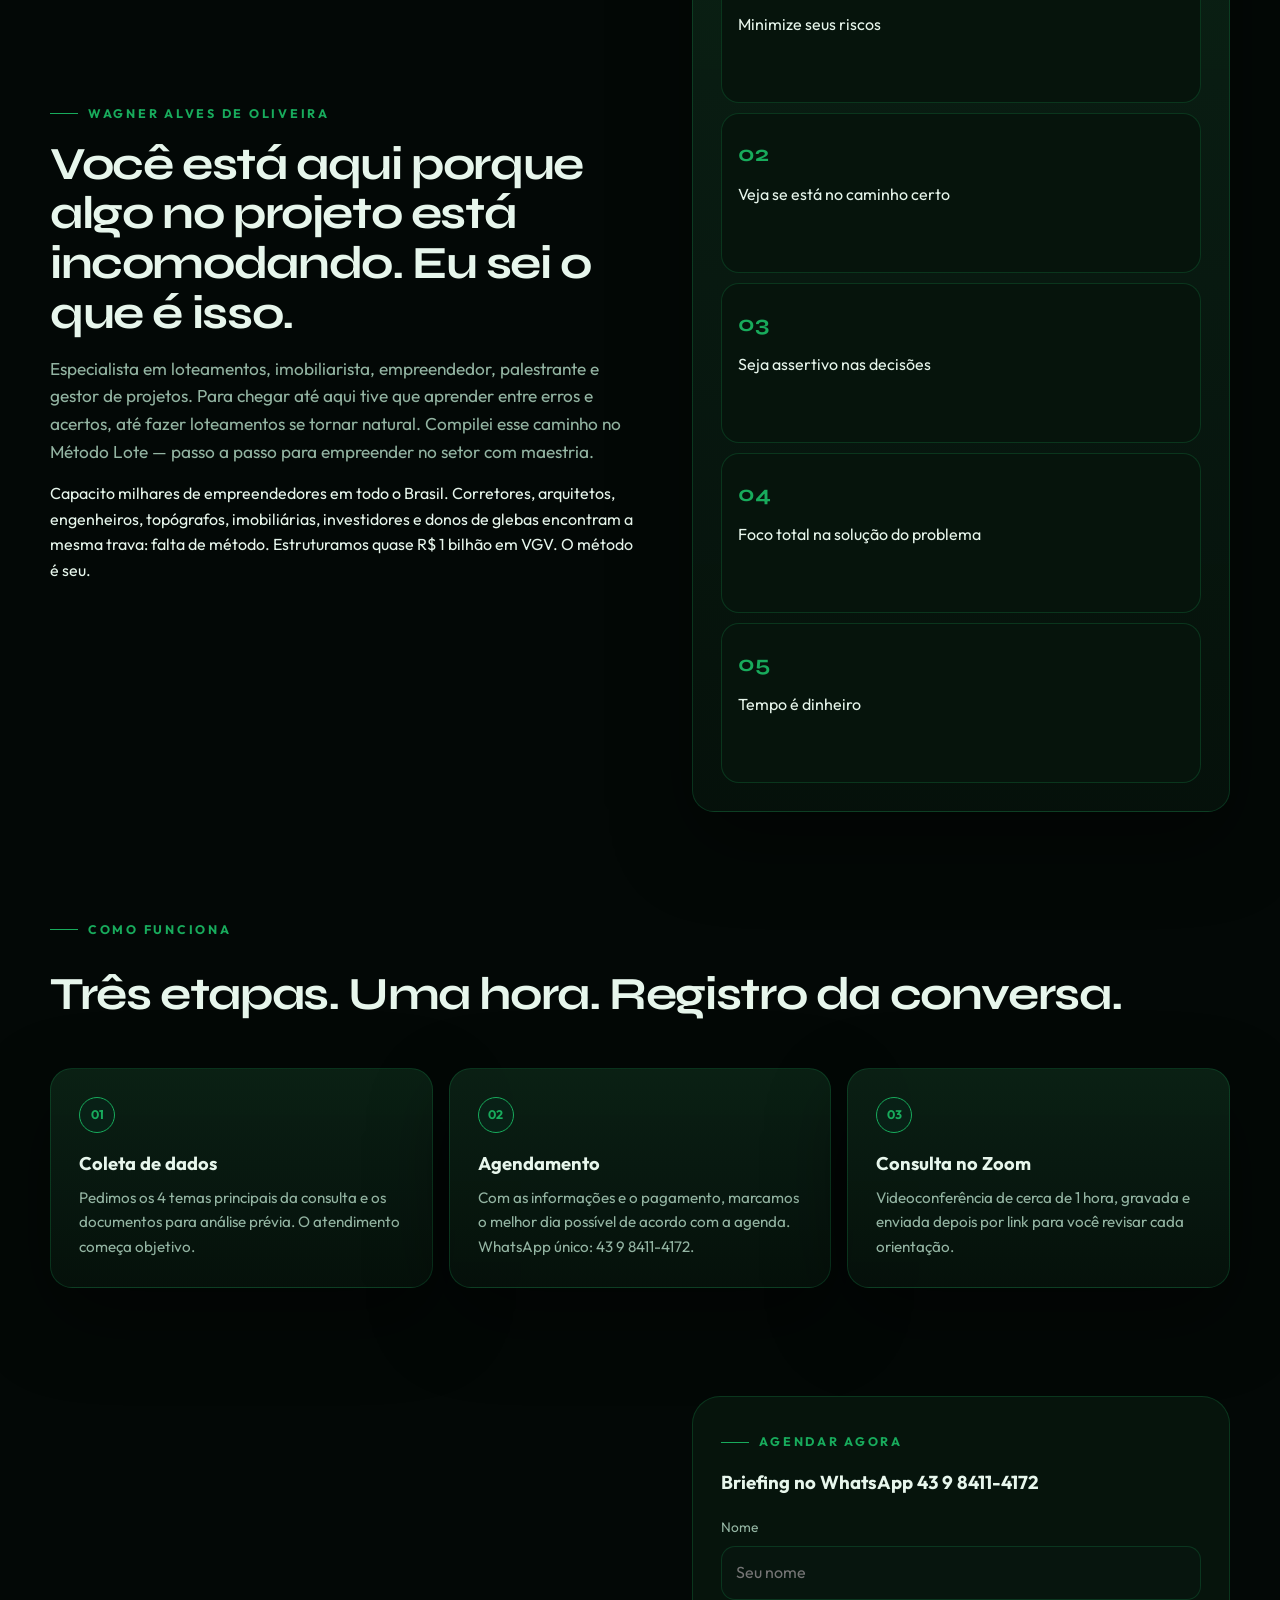
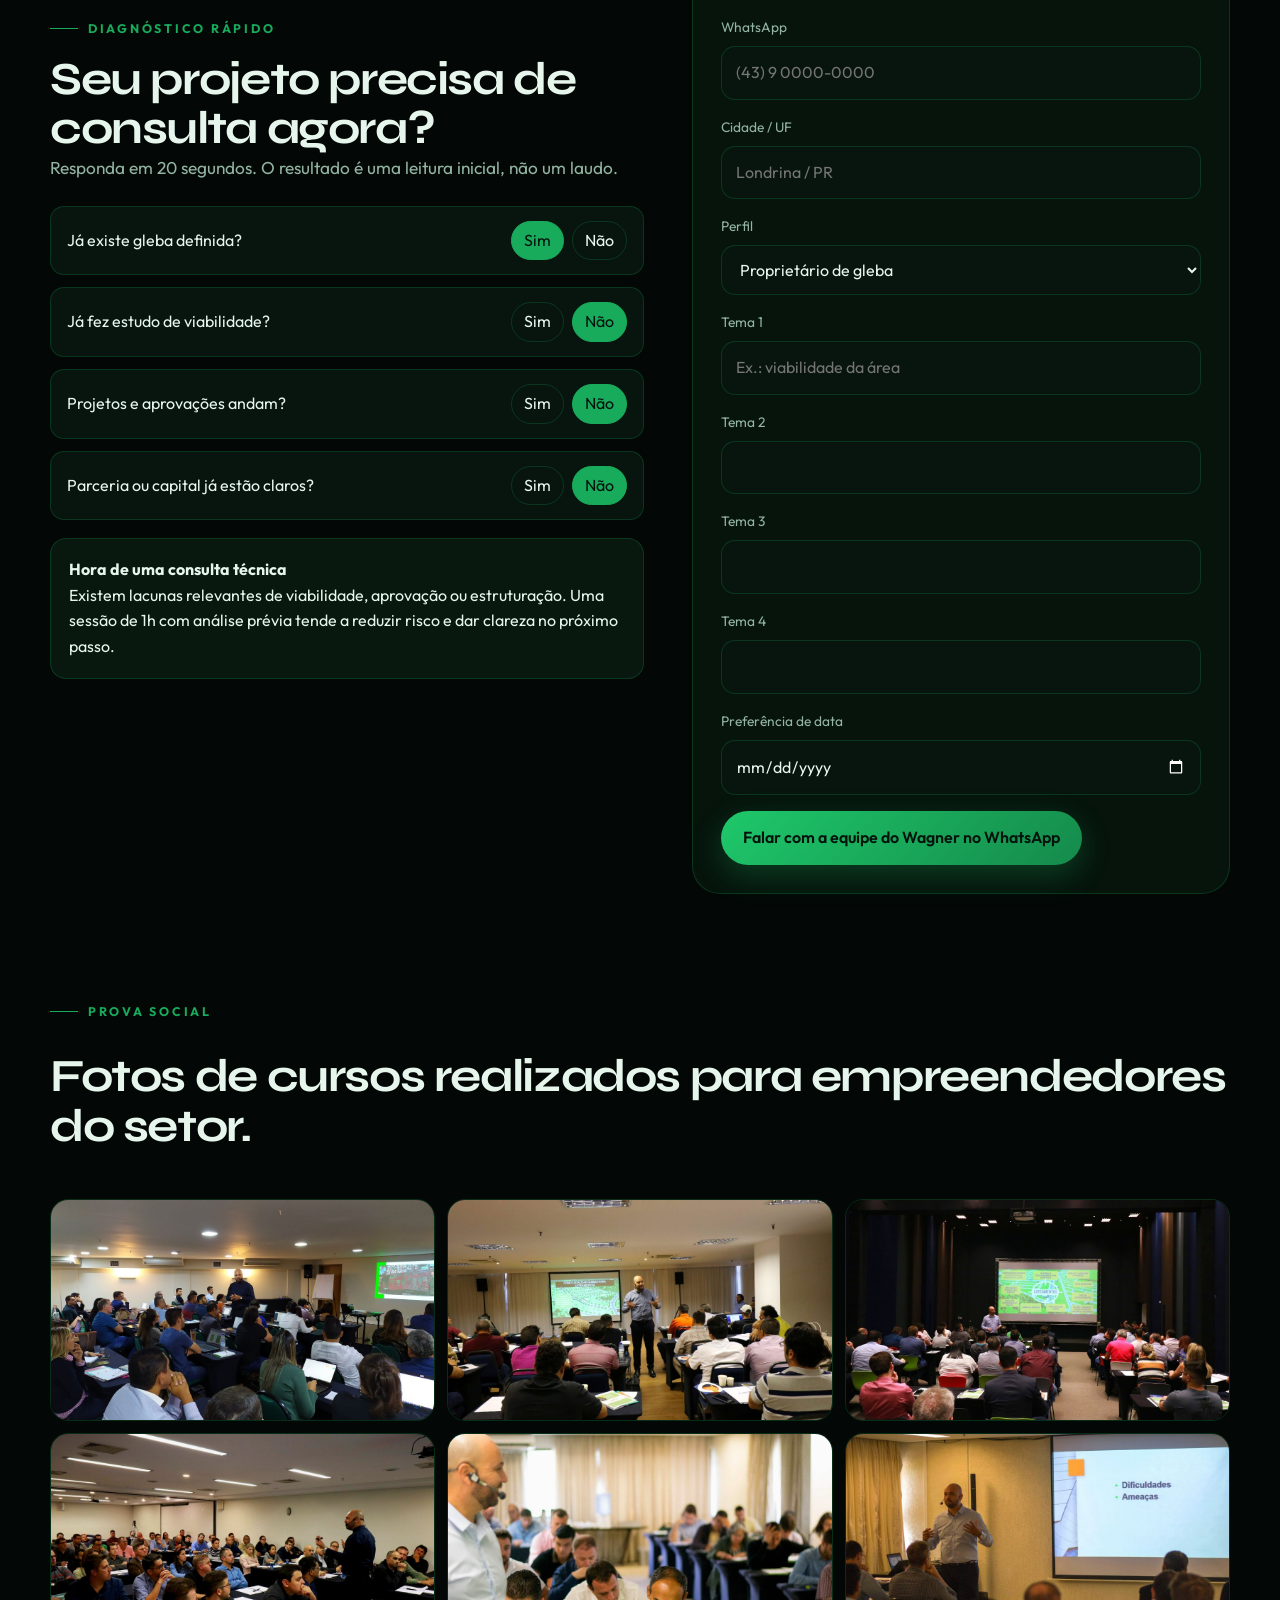
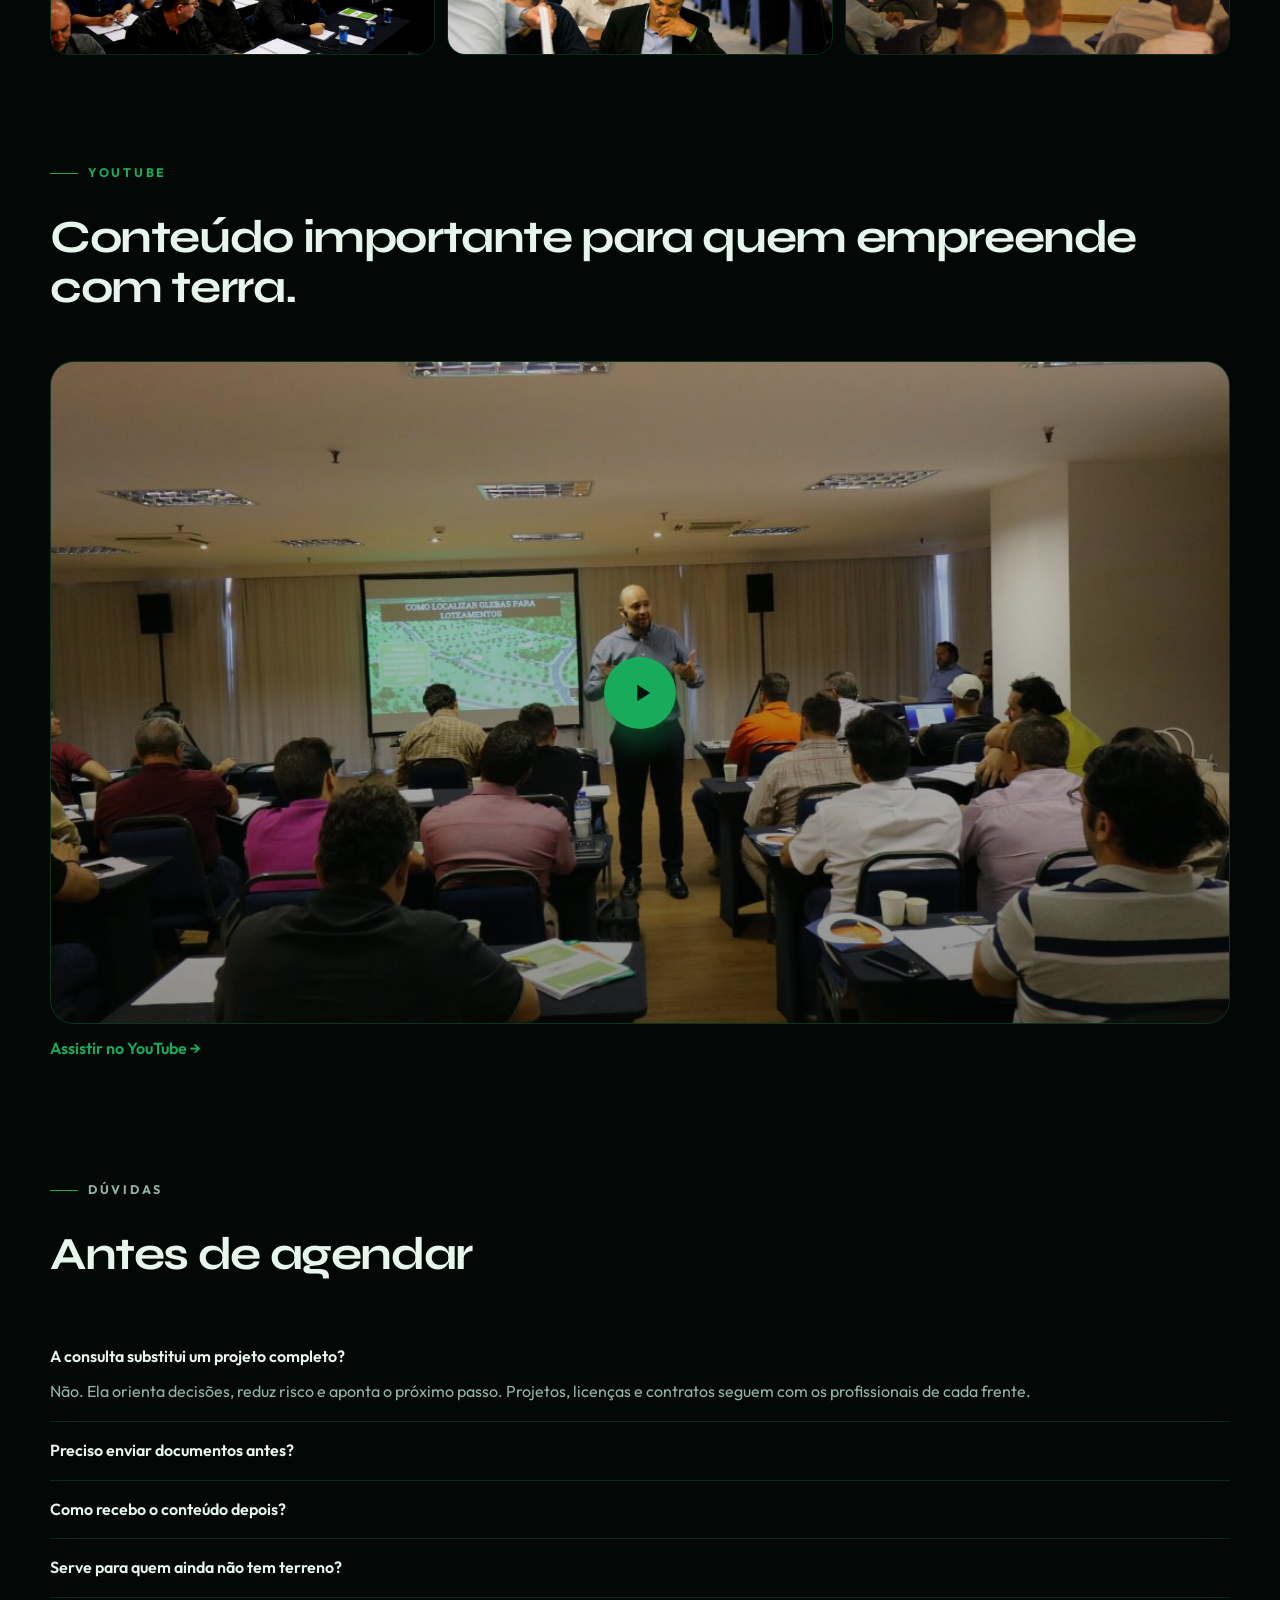
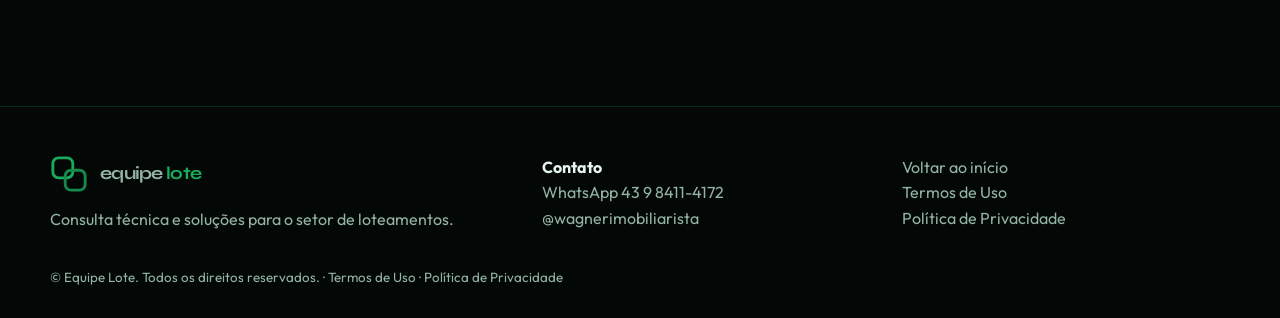
<file: consulta-tecnica.html>
<!DOCTYPE html>
<html lang="pt-BR">
<head>
  <meta charset="UTF-8">
  <meta name="viewport" content="width=device-width, initial-scale=1.0">
  <title>Consulta Técnica | Equipe Lote</title>
  <meta name="description" content="1 hora que pode economizar anos de erro. Consulta técnica com Wagner Oliveira para loteamentos, condomínios e chacreamentos.">
  <link rel="icon" href="favicon.svg" type="image/svg+xml">
  <link rel="preconnect" href="https://fonts.googleapis.com">
  <link rel="preconnect" href="https://fonts.gstatic.com" crossorigin>
  <link href="https://fonts.googleapis.com/css2?family=Outfit:wght@300;400;500;600;700&family=Syne:wght@600;700;800&display=swap" rel="stylesheet">
  <link rel="stylesheet" href="css/style.css">
</head>
<body>
  <div class="grain"></div>
  <header class="site-header">
    <div class="container nav">
      <a class="brand" href="index.html" aria-label="Equipe Lote">
        <img class="mark" src="img/mark.svg" alt="">
        <span class="wordmark">equipe <span>lote</span></span>
      </a>
      <button class="menu-btn" aria-label="Abrir menu">☰</button>
      <ul class="nav-links">
        <li><a href="index.html">Início</a></li>
        <li><a href="index.html#solucoes">Soluções</a></li>
        <li><a class="active" href="consulta-tecnica.html">Consulta técnica</a></li>
        <li><a class="btn btn-primary" href="#agendar">Agendar</a></li>
      </ul>
    </div>
  </header>

  <section class="hero">
    <div class="hero-media">
      <img src="img/curso-2.jpg" alt="Wagner Oliveira em treinamento de loteamentos">
      <div class="plot-grid"></div>
    </div>
    <div class="container hero-grid">
      <div class="hero-content">
        <div class="hero-title-row reveal">
          <h1>1 hora que pode economizar anos de erro.</h1>
          <aside class="seal">
            <img src="img/wagner.jpg" alt="Wagner Alves de Oliveira">
            <span>
              <small>Consulta estratégica</small>
              <b>Wagner Alves de Oliveira — criador do Método Lote</b>
            </span>
          </aside>
        </div>
        <p class="lead reveal delay-2">Antes de investir na terra, invista em certeza. Acesso a quem mais entende do setor de loteamentos — minimize riscos e seja assertivo.</p>
        <div class="hero-actions reveal delay-3">
          <a class="btn btn-primary" href="#agendar">Quero estruturar meu empreendimento</a>
          <a class="btn btn-ghost" href="https://wa.me/5543984114172" target="_blank" rel="noopener">Falar com a equipe do Wagner no WhatsApp</a>
        </div>
      </div>
      <figure class="portrait reveal delay-2">
        <img src="img/wagner.jpg" alt="Wagner Alves de Oliveira">
        <figcaption>Quem ensina o que já faz. Aprenda com quem está no campo todos os dias.</figcaption>
      </figure>
    </div>
  </section>

  <section class="section">
    <div class="container">
      <div class="section-head center">
        <p class="eyebrow">Ponto de partida</p>
        <h2>Qual é a sua maior dificuldade?</h2>
        <p class="lead">Selecione um ou mais temas. Eles entram no briefing enviado ao Wagner.</p>
      </div>
      <div class="chips-select">
        <button class="choice" type="button">Levantamento de demanda e teste vocacional — Pesquisa de mercado</button>
        <button class="choice" type="button">Projetos, aprovações e registros</button>
        <button class="choice" type="button">Assessoria jurídica e fiscal</button>
        <button class="choice" type="button">Marketing de vendas e lançamentos</button>
        <button class="choice" type="button">Tratos com órgãos públicos</button>
        <button class="choice" type="button">Análises de viabilidades de projetos</button>
        <button class="choice" type="button">Formatação de parcerias</button>
        <button class="choice" type="button">Capacitação e treinamentos</button>
      </div>
    </div>
  </section>

  <section class="section" style="padding-top:0">
    <div class="container split">
      <div>
        <p class="eyebrow">Wagner Alves de Oliveira</p>
        <h2>Você está aqui porque algo no projeto está incomodando. Eu sei o que é isso.</h2>
        <p class="lead" style="margin:16px 0">Especialista em loteamentos, imobiliarista, empreendedor, palestrante e gestor de projetos. Para chegar até aqui tive que aprender entre erros e acertos, até fazer loteamentos se tornar natural. Compilei esse caminho no Método Lote — passo a passo para empreender no setor com maestria.</p>
        <p>Capacito milhares de empreendedores em todo o Brasil. Corretores, arquitetos, engenheiros, topógrafos, imobiliárias, investidores e donos de glebas encontram a mesma trava: falta de método. Estruturamos quase R$ 1 bilhão em VGV. O método é seu.</p>
      </div>
      <div class="card">
        <p class="eyebrow">5 motivos</p>
        <div class="reasons" style="grid-template-columns:1fr; gap:10px">
          <div class="reason"><b>01</b> Minimize seus riscos</div>
          <div class="reason"><b>02</b> Veja se está no caminho certo</div>
          <div class="reason"><b>03</b> Seja assertivo nas decisões</div>
          <div class="reason"><b>04</b> Foco total na solução do problema</div>
          <div class="reason"><b>05</b> Tempo é dinheiro</div>
        </div>
      </div>
    </div>
  </section>

  <section class="section" id="como" style="padding-top:0">
    <div class="container">
      <div class="section-head">
        <p class="eyebrow">Como funciona</p>
        <h2>Três etapas. Uma hora. Registro da conversa.</h2>
      </div>
      <div class="process">
        <article class="card">
          <div class="dot">01</div>
          <h3 style="margin:16px 0 8px">Coleta de dados</h3>
          <p>Pedimos os 4 temas principais da consulta e os documentos para análise prévia. O atendimento começa objetivo.</p>
        </article>
        <article class="card">
          <div class="dot">02</div>
          <h3 style="margin:16px 0 8px">Agendamento</h3>
          <p>Com as informações e o pagamento, marcamos o melhor dia possível de acordo com a agenda. WhatsApp único: 43 9 8411-4172.</p>
        </article>
        <article class="card">
          <div class="dot">03</div>
          <h3 style="margin:16px 0 8px">Consulta no Zoom</h3>
          <p>Videoconferência de cerca de 1 hora, gravada e enviada depois por link para você revisar cada orientação.</p>
        </article>
      </div>
    </div>
  </section>

  <section class="section" style="padding-top:0">
    <div class="container split">
      <div>
        <p class="eyebrow">Diagnóstico rápido</p>
        <h2>Seu projeto precisa de consulta agora?</h2>
        <p class="lead">Responda em 20 segundos. O resultado é uma leitura inicial, não um laudo.</p>
        <div class="quiz" style="margin-top:24px">
          <div class="quiz-item"><span>Já existe gleba definida?</span><div class="switch"><button class="active" data-value="sim" type="button">Sim</button><button data-value="nao" type="button">Não</button></div></div>
          <div class="quiz-item"><span>Já fez estudo de viabilidade?</span><div class="switch"><button data-value="sim" type="button">Sim</button><button class="active" data-value="nao" type="button">Não</button></div></div>
          <div class="quiz-item"><span>Projetos e aprovações andam?</span><div class="switch"><button data-value="sim" type="button">Sim</button><button class="active" data-value="nao" type="button">Não</button></div></div>
          <div class="quiz-item"><span>Parceria ou capital já estão claros?</span><div class="switch"><button data-value="sim" type="button">Sim</button><button class="active" data-value="nao" type="button">Não</button></div></div>
        </div>
        <div class="score-box" id="quiz-score"></div>
      </div>
      <form class="form-card" id="consulta-form">
        <p class="eyebrow" id="agendar">Agendar agora</p>
        <h3>Briefing no WhatsApp 43 9 8411-4172</h3>
        <div class="field" style="margin-top:18px"><label>Nome</label><input name="nome" required placeholder="Seu nome"></div>
        <div class="field"><label>WhatsApp</label><input name="telefone" required placeholder="(43) 9 0000-0000"></div>
        <div class="field"><label>Cidade / UF</label><input name="cidade" required placeholder="Londrina / PR"></div>
        <div class="field">
          <label>Perfil</label>
          <select name="perfil">
            <option>Proprietário de gleba</option>
            <option>Corretor / imobiliária</option>
            <option>Engenharia / arquitetura</option>
            <option>Advogado</option>
            <option>Investidor</option>
            <option>Outro</option>
          </select>
        </div>
        <div class="field"><label>Tema 1</label><input name="tema1" placeholder="Ex.: viabilidade da área"></div>
        <div class="field"><label>Tema 2</label><input name="tema2"></div>
        <div class="field"><label>Tema 3</label><input name="tema3"></div>
        <div class="field"><label>Tema 4</label><input name="tema4"></div>
        <div class="field"><label>Preferência de data</label><input name="data" type="date"></div>
        <button class="btn btn-primary" type="submit">Falar com a equipe do Wagner no WhatsApp</button>
      </form>
    </div>
  </section>

  <section class="section" style="padding-top:0">
    <div class="container">
      <div class="section-head">
        <p class="eyebrow">Prova social</p>
        <h2>Fotos de cursos realizados para empreendedores do setor.</h2>
      </div>
      <div class="gallery">
        <figure><img src="img/curso-1.jpg" alt="Treinamento Equipe Lote"></figure>
        <figure><img src="img/curso-2.jpg" alt="Como localizar glebas para loteamentos"></figure>
        <figure><img src="img/curso-3.jpg" alt="Mapa do Método Lote"></figure>
        <figure><img src="img/curso-4.jpg" alt="Turma com Wagner Oliveira"></figure>
        <figure><img src="img/curso-5.jpg" alt="Capacitação presencial"></figure>
        <figure><img src="img/curso-6.jpg" alt="Dificuldades e ameaças no setor"></figure>
      </div>
    </div>
  </section>

  <section class="section" id="video" style="padding-top:0">
    <div class="container">
      <div class="section-head">
        <p class="eyebrow">YouTube</p>
        <h2>Conteúdo importante para quem empreende com terra.</h2>
      </div>
      <div class="video-wrap" data-video="wp2UR_knGTo" data-start="9">
        <button class="video-play" type="button" aria-label="Reproduzir vídeo da Equipe Lote">
          <img src="img/curso-2.jpg" alt="Capa do vídeo Equipe Lote">
          <span class="play-btn" aria-hidden="true">
            <svg viewBox="0 0 24 24" fill="currentColor"><path d="M8 5v14l11-7L8 5Z"/></svg>
          </span>
        </button>
      </div>
      <a class="video-link" href="https://www.youtube.com/watch?v=wp2UR_knGTo&t=9s" target="_blank" rel="noopener">Assistir no YouTube →</a>
    </div>
  </section>

  <section class="section" style="padding-top:0">
    <div class="container faq">
      <div class="section-head"><p class="eyebrow">Dúvidas</p><h2>Antes de agendar</h2></div>
      <details open><summary>A consulta substitui um projeto completo?</summary><p>Não. Ela orienta decisões, reduz risco e aponta o próximo passo. Projetos, licenças e contratos seguem com os profissionais de cada frente.</p></details>
      <details><summary>Preciso enviar documentos antes?</summary><p>Sim. A coleta prévia dos 4 temas e dos documentos deixa a hora no Zoom objetiva e aplicada ao seu caso.</p></details>
      <details><summary>Como recebo o conteúdo depois?</summary><p>A sessão é gravada e o link é enviado para você revisar as orientações com calma.</p></details>
      <details><summary>Serve para quem ainda não tem terreno?</summary><p>Sim. Muita gente chega na etapa de vocação, parceria ou busca de gleba. O método cobre o negócio ponta a ponta.</p></details>
    </div>
  </section>

  <footer class="site-footer">
    <div class="container footer-grid">
      <div>
        <div class="brand">
          <img class="mark" src="img/mark.svg" alt="" width="38" height="38">
          <span class="wordmark">equipe <span>lote</span></span>
        </div>
        <p style="margin-top:14px">Consulta técnica e soluções para o setor de loteamentos.</p>
      </div>
      <div>
        <strong style="color:var(--text)">Contato</strong>
        <p>WhatsApp 43 9 8411-4172</p>
        <p><a href="https://www.instagram.com/wagnerimobiliarista/" target="_blank" rel="noopener">@wagnerimobiliarista</a></p>
      </div>
      <div>
        <p><a href="index.html">Voltar ao início</a></p>
        <p><a href="termos.html">Termos de Uso</a></p>
        <p><a href="privacidade.html">Política de Privacidade</a></p>
      </div>
    </div>
    <div class="container"><small>© Equipe Lote. Todos os direitos reservados. · <a href="termos.html">Termos de Uso</a> · <a href="privacidade.html">Política de Privacidade</a></small></div>
  </footer>

  <div class="float-dock">
    <a class="instagram-float" href="https://www.instagram.com/wagnerimobiliarista/" target="_blank" rel="noopener" aria-label="Instagram de Wagner">
      <svg viewBox="0 0 24 24" fill="none" stroke="currentColor" stroke-width="1.8"><rect x="3" y="3" width="18" height="18" rx="5"/><circle cx="12" cy="12" r="4"/><circle cx="17.5" cy="6.5" r="1" fill="currentColor" stroke="none"/></svg>
    </a>
    <a class="whatsapp-float" href="https://wa.me/5543984114172" target="_blank" rel="noopener" aria-label="WhatsApp">
      <svg viewBox="0 0 24 24" fill="currentColor" aria-hidden="true"><path d="M17.472 14.382c-.297-.149-1.758-.867-2.03-.967-.273-.099-.471-.148-.67.15-.197.297-.767.966-.94 1.164-.173.199-.347.223-.644.075-.297-.15-1.255-.463-2.39-1.475-.883-.788-1.48-1.761-1.653-2.059-.173-.297-.018-.458.13-.606.134-.133.298-.347.446-.52.149-.174.198-.298.298-.497.099-.198.05-.371-.025-.52-.075-.149-.669-1.612-.916-2.207-.242-.579-.487-.5-.669-.51-.173-.008-.371-.01-.57-.01-.198 0-.52.074-.792.372-.272.297-1.04 1.016-1.04 2.479 0 1.462 1.065 2.875 1.213 3.074.149.198 2.096 3.2 5.077 4.487.709.306 1.262.489 1.694.625.712.227 1.36.195 1.871.118.571-.085 1.758-.719 2.006-1.413.248-.694.248-1.289.173-1.413-.074-.124-.272-.198-.57-.347m-5.421 7.403h-.004a9.87 9.87 0 01-5.031-1.378l-.361-.214-3.741.982.998-3.648-.235-.374a9.86 9.86 0 01-1.51-5.26c.001-5.45 4.436-9.884 9.888-9.884 2.64 0 5.122 1.03 6.988 2.898a9.825 9.825 0 012.893 6.994c-.003 5.45-4.435 9.884-9.885 9.884m8.413-18.297A11.815 11.815 0 0012.05 0C5.495 0 .16 5.335.157 11.892c0 2.096.547 4.142 1.588 5.945L.057 24l6.305-1.654a11.882 11.882 0 005.683 1.448h.005c6.554 0 11.89-5.335 11.893-11.893a11.821 11.821 0 00-3.48-8.413z"/></svg>
    </a>
  </div>
  <script src="js/app.js"></script>
</body>
</html>
</file>
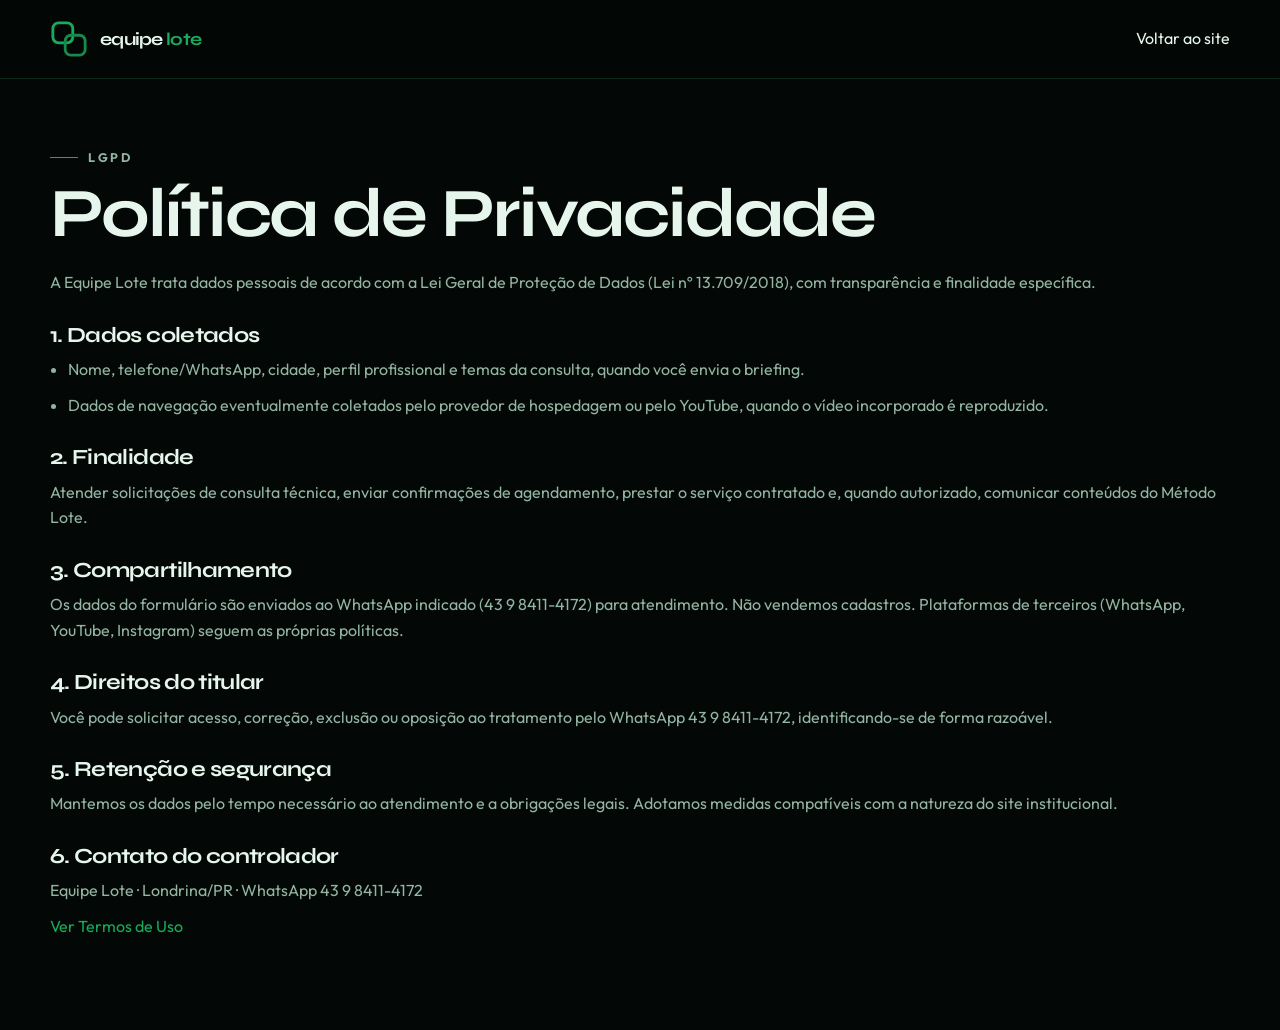
<file: privacidade.html>
<!DOCTYPE html>
<html lang="pt-BR">
<head>
  <meta charset="UTF-8">
  <meta name="viewport" content="width=device-width, initial-scale=1.0">
  <title>Política de Privacidade | Equipe Lote</title>
  <link rel="icon" href="favicon.svg" type="image/svg+xml">
  <link rel="stylesheet" href="css/style.css">
  <link href="https://fonts.googleapis.com/css2?family=Outfit:wght@400;600&family=Syne:wght@700&display=swap" rel="stylesheet">
</head>
<body>
  <header class="site-header scrolled">
    <div class="container nav">
      <a class="brand" href="index.html"><img class="mark" src="img/mark.svg" alt=""><span class="wordmark">equipe <span>lote</span></span></a>
      <a href="index.html">Voltar ao site</a>
    </div>
  </header>
  <main class="legal container">
    <p class="eyebrow">LGPD</p>
    <h1>Política de Privacidade</h1>
    <p>A Equipe Lote trata dados pessoais de acordo com a Lei Geral de Proteção de Dados (Lei nº 13.709/2018), com transparência e finalidade específica.</p>
    <h2>1. Dados coletados</h2>
    <ul>
      <li>Nome, telefone/WhatsApp, cidade, perfil profissional e temas da consulta, quando você envia o briefing.</li>
      <li>Dados de navegação eventualmente coletados pelo provedor de hospedagem ou pelo YouTube, quando o vídeo incorporado é reproduzido.</li>
    </ul>
    <h2>2. Finalidade</h2>
    <p>Atender solicitações de consulta técnica, enviar confirmações de agendamento, prestar o serviço contratado e, quando autorizado, comunicar conteúdos do Método Lote.</p>
    <h2>3. Compartilhamento</h2>
    <p>Os dados do formulário são enviados ao WhatsApp indicado (43 9 8411-4172) para atendimento. Não vendemos cadastros. Plataformas de terceiros (WhatsApp, YouTube, Instagram) seguem as próprias políticas.</p>
    <h2>4. Direitos do titular</h2>
    <p>Você pode solicitar acesso, correção, exclusão ou oposição ao tratamento pelo WhatsApp 43 9 8411-4172, identificando-se de forma razoável.</p>
    <h2>5. Retenção e segurança</h2>
    <p>Mantemos os dados pelo tempo necessário ao atendimento e a obrigações legais. Adotamos medidas compatíveis com a natureza do site institucional.</p>
    <h2>6. Contato do controlador</h2>
    <p>Equipe Lote · Londrina/PR · WhatsApp 43 9 8411-4172</p>
    <p><a href="termos.html">Ver Termos de Uso</a></p>
  </main>
</body>
</html>
</file>
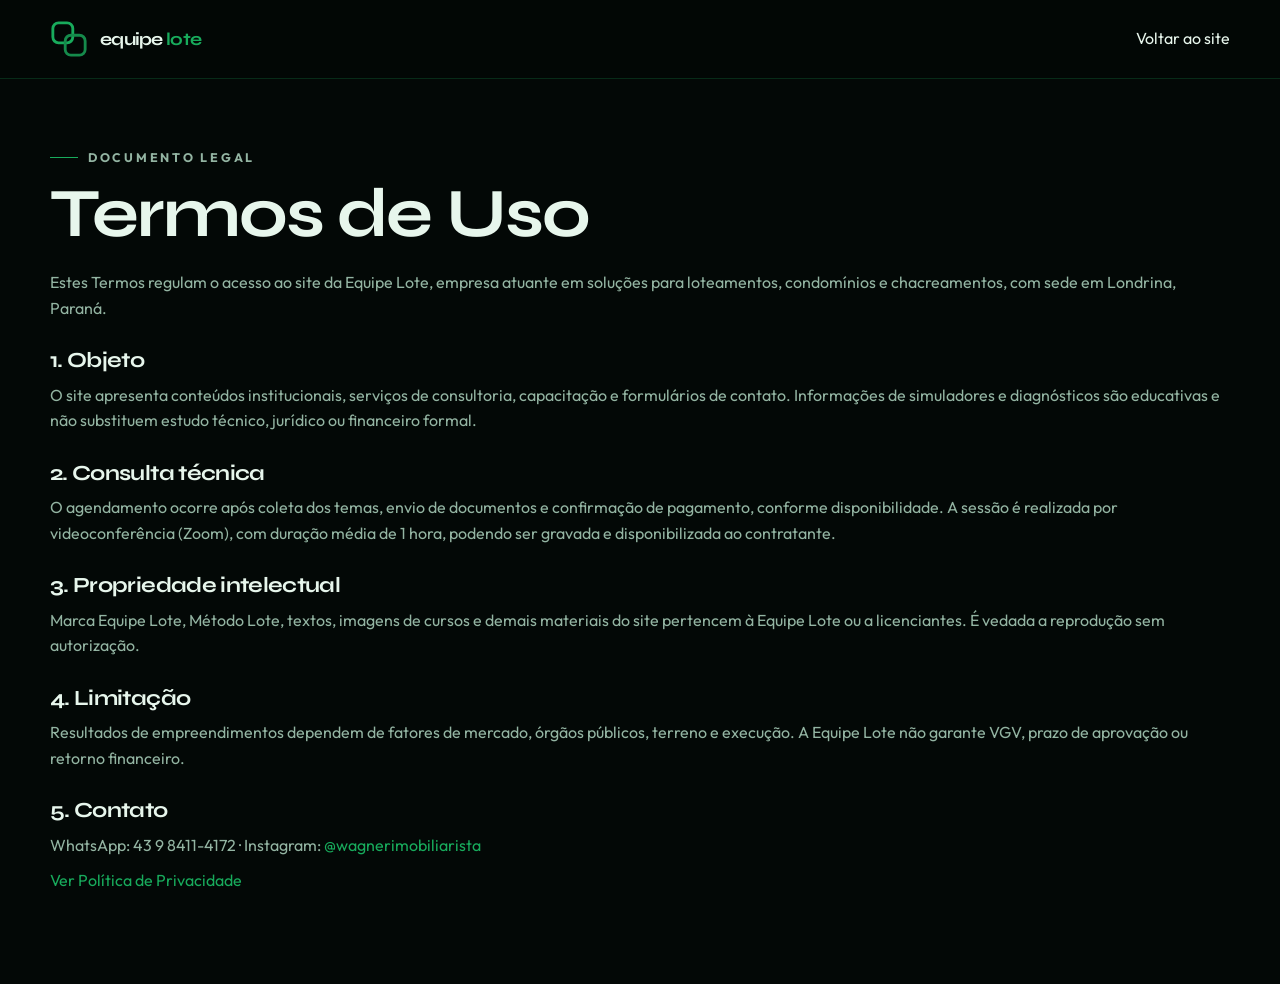
<file: termos.html>
<!DOCTYPE html>
<html lang="pt-BR">
<head>
  <meta charset="UTF-8">
  <meta name="viewport" content="width=device-width, initial-scale=1.0">
  <title>Termos de Uso | Equipe Lote</title>
  <link rel="icon" href="favicon.svg" type="image/svg+xml">
  <link rel="stylesheet" href="css/style.css">
  <link href="https://fonts.googleapis.com/css2?family=Outfit:wght@400;600&family=Syne:wght@700&display=swap" rel="stylesheet">
</head>
<body>
  <header class="site-header scrolled">
    <div class="container nav">
      <a class="brand" href="index.html"><img class="mark" src="img/mark.svg" alt=""><span class="wordmark">equipe <span>lote</span></span></a>
      <a href="index.html">Voltar ao site</a>
    </div>
  </header>
  <main class="legal container">
    <p class="eyebrow">Documento legal</p>
    <h1>Termos de Uso</h1>
    <p>Estes Termos regulam o acesso ao site da Equipe Lote, empresa atuante em soluções para loteamentos, condomínios e chacreamentos, com sede em Londrina, Paraná.</p>
    <h2>1. Objeto</h2>
    <p>O site apresenta conteúdos institucionais, serviços de consultoria, capacitação e formulários de contato. Informações de simuladores e diagnósticos são educativas e não substituem estudo técnico, jurídico ou financeiro formal.</p>
    <h2>2. Consulta técnica</h2>
    <p>O agendamento ocorre após coleta dos temas, envio de documentos e confirmação de pagamento, conforme disponibilidade. A sessão é realizada por videoconferência (Zoom), com duração média de 1 hora, podendo ser gravada e disponibilizada ao contratante.</p>
    <h2>3. Propriedade intelectual</h2>
    <p>Marca Equipe Lote, Método Lote, textos, imagens de cursos e demais materiais do site pertencem à Equipe Lote ou a licenciantes. É vedada a reprodução sem autorização.</p>
    <h2>4. Limitação</h2>
    <p>Resultados de empreendimentos dependem de fatores de mercado, órgãos públicos, terreno e execução. A Equipe Lote não garante VGV, prazo de aprovação ou retorno financeiro.</p>
    <h2>5. Contato</h2>
    <p>WhatsApp: 43 9 8411-4172 · Instagram: <a href="https://www.instagram.com/wagnerimobiliarista/">@wagnerimobiliarista</a></p>
    <p><a href="privacidade.html">Ver Política de Privacidade</a></p>
  </main>
</body>
</html>
</file>
<file: css/style.css>
:root {
  --green: #18ab5c;
  --green-bright: #1ec86a;
  --green-deep: #158a4b;
  --green-dim: #0c3d24;
  --green-ink: #082016;
  --bg: #030806;
  --bg-2: #06140c;
  --bg-3: #0a1c12;
  --text: #e7f6ec;
  --muted: #93b4a2;
  --line: rgba(24, 171, 92, 0.22);
  --glass: rgba(6, 22, 14, 0.72);
  --shadow: 0 30px 80px rgba(0, 0, 0, 0.45);
  --radius: 22px;
  --font: "Outfit", system-ui, sans-serif;
  --display: "Syne", "Outfit", sans-serif;
  --max: 1180px;
}

*,
*::before,
*::after {
  box-sizing: border-box;
  margin: 0;
  padding: 0;
}

html {
  scroll-behavior: smooth;
  color-scheme: dark;
}

body {
  font-family: var(--font);
  background: var(--bg);
  color: var(--text);
  line-height: 1.6;
  overflow-x: hidden;
}

::selection {
  background: var(--green);
  color: #04140c;
}

img {
  max-width: 100%;
  display: block;
}

a {
  color: inherit;
  text-decoration: none;
}

button,
input,
select,
textarea {
  font: inherit;
  color: inherit;
}

.grain {
  pointer-events: none;
  position: fixed;
  inset: 0;
  z-index: 1;
  opacity: 0.045;
  background-image: url("data:image/svg+xml,%3Csvg viewBox='0 0 200 200' xmlns='http://www.w3.org/2000/svg'%3E%3Cfilter id='n'%3E%3CfeTurbulence type='fractalNoise' baseFrequency='.85' numOctaves='4' stitchTiles='stitch'/%3E%3C/filter%3E%3Crect width='100%25' height='100%25' filter='url(%23n)'/%3E%3C/svg%3E");
}

.container {
  width: min(var(--max), calc(100% - 40px));
  margin: 0 auto;
}

.section {
  position: relative;
  padding: 108px 0;
}

.eyebrow {
  display: inline-flex;
  align-items: center;
  gap: 10px;
  color: var(--green);
  font-size: 0.78rem;
  font-weight: 700;
  letter-spacing: 0.22em;
  text-transform: uppercase;
  margin-bottom: 16px;
}

.eyebrow::before {
  content: "";
  width: 28px;
  height: 1px;
  background: var(--green);
}

h1,
h2,
.display {
  font-family: var(--display);
  line-height: 1.08;
  letter-spacing: -0.03em;
}

h1 {
  font-size: clamp(2.3rem, 5.4vw, 4.6rem);
}

h2 {
  font-size: clamp(1.85rem, 3.6vw, 3.1rem);
}

.lead {
  color: var(--muted);
  font-size: 1.08rem;
  max-width: 640px;
}

.section-head {
  display: grid;
  gap: 14px;
  margin-bottom: 48px;
}

.section-head.center {
  text-align: center;
  justify-items: center;
}

.btn {
  display: inline-flex;
  align-items: center;
  justify-content: center;
  gap: 10px;
  border: 0;
  cursor: pointer;
  border-radius: 999px;
  padding: 14px 22px;
  font-weight: 600;
  transition: transform 0.25s ease, box-shadow 0.25s ease, background 0.25s ease;
}

.btn-primary {
  background: linear-gradient(135deg, var(--green-bright), var(--green-deep));
  color: #04140c;
  box-shadow: 0 10px 30px rgba(24, 171, 92, 0.28);
}

.btn-primary:hover {
  transform: translateY(-2px);
  box-shadow: 0 16px 36px rgba(24, 171, 92, 0.4);
}

.btn-ghost {
  background: transparent;
  color: var(--text);
  border: 1px solid var(--line);
}

.btn-ghost:hover {
  border-color: var(--green);
  background: rgba(24, 171, 92, 0.08);
}

.site-header {
  position: fixed;
  top: 0;
  left: 0;
  right: 0;
  z-index: 50;
  transition: background 0.3s ease, border-color 0.3s ease, backdrop-filter 0.3s ease;
  border-bottom: 1px solid transparent;
}

.site-header.scrolled {
  background: rgba(3, 8, 6, 0.86);
  backdrop-filter: blur(18px);
  border-bottom-color: var(--line);
}

.nav {
  display: flex;
  align-items: center;
  justify-content: space-between;
  min-height: 78px;
  gap: 24px;
}

.brand {
  display: flex;
  align-items: center;
  gap: 12px;
  min-width: 168px;
}

.brand svg,
.brand img.mark {
  width: 38px;
  height: 38px;
  display: block;
  flex-shrink: 0;
}

.wordmark {
  font-family: var(--display);
  font-weight: 700;
  font-size: 1.12rem;
  letter-spacing: -0.04em;
}

.wordmark span {
  color: var(--green);
}

.nav-links {
  display: flex;
  align-items: center;
  gap: 26px;
  list-style: none;
  color: var(--muted);
  font-size: 0.94rem;
}

.nav-links a:hover,
.nav-links a.active {
  color: var(--text);
}

.menu-btn {
  display: none;
  width: 44px;
  height: 44px;
  border: 1px solid var(--line);
  border-radius: 12px;
  background: transparent;
  color: var(--text);
}

.hero {
  position: relative;
  min-height: 100vh;
  display: grid;
  align-items: end;
  padding: 140px 0 80px;
  overflow: hidden;
}

.hero-media {
  position: absolute;
  inset: 0;
}

.hero-media img {
  width: 100%;
  height: 100%;
  object-fit: cover;
  transform: scale(1.06);
  animation: kenburns 22s ease-in-out infinite alternate;
}

.hero-media::after {
  content: "";
  position: absolute;
  inset: 0;
  background:
    linear-gradient(180deg, rgba(3, 8, 6, 0.35) 0%, rgba(3, 8, 6, 0.55) 42%, rgba(3, 8, 6, 0.96) 100%),
    radial-gradient(circle at 20% 20%, rgba(24, 171, 92, 0.18), transparent 36%);
}

.plot-grid {
  position: absolute;
  inset: 0;
  background-image:
    linear-gradient(rgba(24, 171, 92, 0.12) 1px, transparent 1px),
    linear-gradient(90deg, rgba(24, 171, 92, 0.12) 1px, transparent 1px);
  background-size: 72px 72px;
  mask-image: radial-gradient(circle at 30% 40%, black, transparent 70%);
  animation: gridShift 18s linear infinite;
}

.hero-content {
  position: relative;
  z-index: 2;
  display: grid;
  gap: 22px;
  max-width: 860px;
}

.hero-actions {
  display: flex;
  flex-wrap: wrap;
  gap: 12px;
  margin-top: 8px;
}

.hero-chips {
  display: flex;
  flex-wrap: wrap;
  gap: 10px;
  margin-top: 18px;
}

.chip {
  border: 1px solid var(--line);
  background: rgba(4, 20, 12, 0.55);
  backdrop-filter: blur(10px);
  border-radius: 999px;
  padding: 8px 14px;
  font-size: 0.82rem;
  color: #cde8d6;
}

.orb {
  position: absolute;
  width: 420px;
  height: 420px;
  border-radius: 50%;
  background: radial-gradient(circle, rgba(24, 171, 92, 0.22), transparent 68%);
  filter: blur(10px);
  animation: float 9s ease-in-out infinite;
}

.orb-1 { top: 8%; right: -80px; }
.orb-2 { bottom: 10%; left: -120px; animation-delay: -3s; }

.pillars {
  display: grid;
  grid-template-columns: repeat(3, 1fr);
  gap: 18px;
  margin: 40px auto 0;
  position: relative;
  z-index: 1;
}

.card {
  background: linear-gradient(180deg, rgba(14, 42, 26, 0.72), rgba(6, 18, 12, 0.88));
  border: 1px solid var(--line);
  border-radius: var(--radius);
  padding: 28px;
  box-shadow: var(--shadow);
  transition: transform 0.35s ease, border-color 0.35s ease;
}

.card:hover,
.card.in-view:hover {
  transform: translateY(-8px);
  border-color: rgba(24, 171, 92, 0.5);
}

.icon-wrap {
  width: 48px;
  height: 48px;
  border-radius: 14px;
  display: grid;
  place-items: center;
  background: rgba(24, 171, 92, 0.12);
  color: var(--green);
  margin-bottom: 16px;
}

.card h3 {
  font-size: 1.15rem;
  margin-bottom: 8px;
}

.card p {
  color: var(--muted);
  font-size: 0.95rem;
}

.services-grid {
  display: grid;
  grid-template-columns: repeat(5, 1fr);
  gap: 14px;
}

.service {
  min-height: 180px;
  padding: 22px;
  border-radius: 20px;
  border: 1px solid var(--line);
  background: var(--bg-2);
  display: flex;
  flex-direction: column;
  justify-content: flex-start;
  transition: 0.3s ease;
  position: relative;
  overflow: hidden;
}

.service::after {
  content: "";
  position: absolute;
  width: 120px;
  height: 120px;
  right: -40px;
  bottom: -50px;
  border-radius: 50%;
  background: rgba(24, 171, 92, 0.08);
  transition: transform 0.4s ease;
}

.service:hover,
.service.in-view:hover {
  background: #0b2317;
  transform: translateY(-6px);
}

.service:hover::after {
  transform: scale(1.5);
}

.service-icon {
  width: 42px;
  height: 42px;
  border-radius: 12px;
  display: grid;
  place-items: center;
  background: rgba(24, 171, 92, 0.12);
  color: var(--green);
  margin-bottom: 14px;
  position: relative;
  z-index: 1;
}

.service-icon svg {
  width: 22px;
  height: 22px;
}

.service strong {
  display: block;
  font-size: 1.02rem;
  margin-bottom: 6px;
  position: relative;
  z-index: 1;
}

.service span {
  color: var(--muted);
  font-size: 0.84rem;
  position: relative;
  z-index: 1;
}

.service a {
  color: var(--green);
  font-size: 0.84rem;
  font-weight: 600;
  margin-top: auto;
  padding-top: 12px;
  position: relative;
  z-index: 1;
}

.timeline {
  display: grid;
  gap: 0;
  position: relative;
}

.timeline::before {
  content: "";
  position: absolute;
  left: 18px;
  top: 8px;
  bottom: 8px;
  width: 1px;
  background: linear-gradient(var(--green), transparent);
}

.step {
  display: grid;
  grid-template-columns: 36px 1fr;
  gap: 18px;
  padding: 16px 0 28px;
}

.dot {
  width: 36px;
  height: 36px;
  border-radius: 50%;
  display: grid;
  place-items: center;
  background: var(--green-ink);
  border: 1px solid var(--green);
  color: var(--green);
  font-size: 0.78rem;
  font-weight: 700;
  position: relative;
  z-index: 1;
}

.split {
  display: grid;
  grid-template-columns: 1.05fr 0.95fr;
  gap: 48px;
  align-items: center;
}

.photo-frame {
  position: relative;
  border-radius: 28px;
  overflow: hidden;
  min-height: 460px;
  border: 1px solid var(--line);
  cursor: zoom-in;
}

.photo-frame img {
  width: 100%;
  height: 100%;
  object-fit: cover;
  min-height: 460px;
  transform-origin: center;
  transition: transform 0.4s ease;
}

.photo-frame:hover img {
  transform: scale(1.12);
}

.photo-frame figcaption {
  position: absolute;
  left: 18px;
  right: 18px;
  bottom: 18px;
  padding: 16px 18px;
  border-radius: 16px;
  background: var(--glass);
  backdrop-filter: blur(16px);
}

.stats {
  display: grid;
  grid-template-columns: repeat(4, 1fr);
  gap: 14px;
}

.mentor-name span {
  color: var(--green);
}

.hl {
  color: var(--green);
  font-weight: 700;
}

.mentor-stats {
  display: grid;
  grid-template-columns: repeat(3, 1fr);
  gap: 10px;
  margin-top: 22px;
}

.mentor-stats article {
  padding: 16px 12px;
  border-radius: 16px;
  background: var(--bg-3);
  border: 1px solid var(--line);
}

.mentor-stats b {
  display: block;
  font-family: var(--display);
  font-size: 1.25rem;
  color: var(--green-bright);
  letter-spacing: -0.03em;
}

.mentor-stats span {
  color: var(--muted);
  font-size: 0.72rem;
  letter-spacing: 0.08em;
  text-transform: uppercase;
}

.stat {
  padding: 28px 22px;
  border-radius: 20px;
  background: var(--bg-3);
  border: 1px solid var(--line);
}

.stat b {
  display: block;
  font-family: var(--display);
  font-size: clamp(1.8rem, 3vw, 2.6rem);
  color: var(--green-bright);
  letter-spacing: -0.04em;
}

.stat span {
  color: var(--muted);
  font-size: 0.92rem;
}

.simulator {
  display: grid;
  grid-template-columns: 1fr 0.9fr;
  gap: 24px;
  background:
    radial-gradient(circle at 100% 0%, rgba(24, 171, 92, 0.12), transparent 40%),
    var(--bg-2);
  border: 1px solid var(--line);
  border-radius: 32px;
  padding: 32px;
}

.field {
  display: grid;
  gap: 8px;
  margin-bottom: 16px;
}

.field label {
  font-size: 0.86rem;
  color: var(--muted);
}

.field input,
.field select,
.field textarea {
  width: 100%;
  background: #07150e;
  border: 1px solid var(--line);
  border-radius: 14px;
  padding: 13px 14px;
  outline: none;
}

.field input:focus,
.field select:focus,
.field textarea:focus {
  border-color: var(--green);
}

.sim-result {
  display: grid;
  gap: 14px;
  align-content: start;
}

.result-card {
  padding: 22px;
  border-radius: 20px;
  background: #071910;
  border: 1px solid var(--line);
}

.result-card small {
  color: var(--muted);
}

.result-card strong {
  display: block;
  font-size: 1.7rem;
  font-family: var(--display);
  margin-top: 4px;
}

.note {
  font-size: 0.8rem;
  color: var(--muted);
}

.cta-band {
  border-radius: 32px;
  padding: 56px 40px;
  background:
    linear-gradient(120deg, rgba(24, 171, 92, 0.18), rgba(3, 8, 6, 0.2)),
    url("../img/hero.jpg") center/cover;
  position: relative;
  overflow: hidden;
  border: 1px solid var(--line);
}

.cta-band::before {
  content: "";
  position: absolute;
  inset: 0;
  background: linear-gradient(90deg, rgba(3, 8, 6, 0.88), rgba(3, 8, 6, 0.55));
}

.cta-band > * {
  position: relative;
  z-index: 1;
}

.site-footer {
  border-top: 1px solid var(--line);
  padding: 48px 0 28px;
  color: var(--muted);
}

.footer-grid {
  display: grid;
  grid-template-columns: 1.4fr 1fr 1fr;
  gap: 32px;
  margin-bottom: 32px;
}

.socials {
  display: flex;
  gap: 10px;
  flex-wrap: wrap;
  margin-top: 14px;
}

.socials a {
  width: 40px;
  height: 40px;
  border-radius: 50%;
  border: 1px solid var(--line);
  display: grid;
  place-items: center;
}

.socials a:hover {
  border-color: var(--green);
  color: var(--green);
}

.float-dock {
  position: fixed;
  right: 18px;
  bottom: 18px;
  z-index: 60;
  display: flex;
  align-items: center;
  gap: 10px;
}

.instagram-float,
.whatsapp-float {
  width: 56px;
  height: 56px;
  border-radius: 50%;
  color: #fff;
  display: grid;
  place-items: center;
}

.instagram-float {
  background: radial-gradient(circle at 30% 107%, #fdf497 0%, #fdf497 5%, #fd5949 45%, #d6249f 60%, #285aeb 90%);
}

.whatsapp-float {
  background: #25d366;
  box-shadow: 0 12px 30px rgba(37, 211, 102, 0.35);
}

.instagram-float svg,
.whatsapp-float svg {
  width: 28px;
  height: 28px;
  display: block;
}

.reveal {
  opacity: 0;
  transform: translateY(32px);
  transition: opacity 0.8s ease, transform 0.8s ease;
}

.reveal.in-view {
  opacity: 1;
  transform: none;
}

.delay-1 { transition-delay: 0.12s; }
.delay-2 { transition-delay: 0.24s; }
.delay-3 { transition-delay: 0.36s; }

.marquee {
  overflow: hidden;
  position: relative;
  z-index: 0;
  border-block: 1px solid var(--line);
  background: #07150e;
  padding: 14px 0;
}

.marquee-track {
  display: flex;
  gap: 40px;
  width: max-content;
  animation: marquee 28s linear infinite;
  font-family: var(--display);
  letter-spacing: 0.18em;
  text-transform: uppercase;
  font-size: 0.78rem;
  color: var(--green);
}

.chips-select {
  display: flex;
  flex-wrap: wrap;
  gap: 10px;
}

.choice {
  border: 1px solid var(--line);
  background: transparent;
  border-radius: 999px;
  padding: 10px 14px;
  cursor: pointer;
  color: var(--muted);
  transition: 0.2s ease;
}

.choice.active,
.choice:hover {
  color: #04140c;
  background: var(--green);
  border-color: var(--green);
}

.reasons {
  display: grid;
  grid-template-columns: repeat(5, 1fr);
  gap: 12px;
}

.reason {
  padding: 22px 16px;
  border-radius: 18px;
  background: var(--bg-2);
  border: 1px solid var(--line);
  min-height: 160px;
}

.reason b {
  display: block;
  color: var(--green);
  font-family: var(--display);
  font-size: 1.4rem;
  margin-bottom: 10px;
}

.process {
  display: grid;
  grid-template-columns: repeat(3, 1fr);
  gap: 16px;
}

.form-card {
  background: var(--bg-2);
  border: 1px solid var(--line);
  border-radius: 28px;
  padding: 28px;
}

.faq details {
  border-bottom: 1px solid var(--line);
  padding: 16px 0;
}

.faq summary {
  cursor: pointer;
  font-weight: 600;
  list-style: none;
}

.faq p {
  color: var(--muted);
  margin-top: 10px;
}

.quiz {
  display: grid;
  gap: 12px;
}

.quiz-item {
  display: flex;
  justify-content: space-between;
  gap: 16px;
  align-items: center;
  padding: 14px 16px;
  border-radius: 14px;
  background: #07150e;
  border: 1px solid var(--line);
}

.switch {
  display: flex;
  gap: 8px;
}

.switch button {
  border: 1px solid var(--line);
  background: transparent;
  border-radius: 999px;
  padding: 6px 12px;
  cursor: pointer;
}

.switch button.active {
  background: var(--green);
  color: #04140c;
  border-color: var(--green);
}

.score-box {
  margin-top: 18px;
  padding: 18px;
  border-radius: 16px;
  border: 1px solid var(--line);
  background: #08180f;
}

.hero-grid {
  position: relative;
  z-index: 2;
  display: grid;
  grid-template-columns: 1.15fr 0.85fr;
  gap: 36px;
  align-items: end;
}

.hero-grid.solo {
  grid-template-columns: 1fr;
}

.hero-grid.solo .hero-content {
  max-width: 980px;
}

.hero-title-row {
  display: flex;
  align-items: flex-start;
  gap: 20px;
}

.hero-title-row h1 {
  flex: 1;
  min-width: 0;
}

.seal {
  display: flex;
  flex-direction: column;
  align-items: center;
  text-align: center;
  flex: 0 0 168px;
  width: 168px;
  gap: 8px;
  padding: 12px 10px;
  border-radius: 18px;
  border: 1px solid var(--line);
  background: rgba(4, 20, 12, 0.7);
  backdrop-filter: blur(12px);
}

.seal img {
  width: 42px;
  height: 42px;
  border-radius: 50%;
  object-fit: cover;
  object-position: top center;
}

.seal small {
  display: block;
  color: var(--muted);
  font-size: 0.58rem;
  letter-spacing: 0.12em;
  text-transform: uppercase;
}

.seal b {
  font-size: 0.72rem;
  font-weight: 600;
  line-height: 1.3;
}

.portrait {
  justify-self: end;
  width: min(390px, 100%);
}

.portrait img {
  width: 100%;
  aspect-ratio: 4 / 5;
  object-fit: cover;
  object-position: top center;
  border-radius: 28px;
  border: 1px solid var(--line);
  box-shadow: var(--shadow);
}

.portrait figcaption {
  margin-top: 12px;
  color: var(--muted);
  font-size: 0.9rem;
}

.socials a svg {
  width: 18px;
  height: 18px;
}

.nav-social {
  display: grid;
  place-items: center;
  width: 40px;
  height: 40px;
  border-radius: 50%;
  border: 1px solid var(--line);
}

.nav-social:hover {
  border-color: var(--green);
  color: var(--green);
}

.gallery {
  display: grid;
  grid-template-columns: repeat(3, 1fr);
  gap: 12px;
}

.gallery figure {
  margin: 0;
  overflow: hidden;
  border-radius: 18px;
  border: 1px solid var(--line);
  cursor: zoom-in;
  position: relative;
  z-index: 1;
  transition: z-index 0s;
}

.gallery img {
  width: 100%;
  height: 220px;
  object-fit: cover;
  transform-origin: center;
  transition: transform 0.4s ease, box-shadow 0.4s ease;
}

.gallery figure:hover,
.photo-frame:hover {
  z-index: 9;
}

.gallery figure:hover img {
  transform: scale(1.28);
  box-shadow: 0 28px 70px rgba(0, 0, 0, 0.55);
}

.lightbox {
  position: fixed;
  inset: 0;
  z-index: 90;
  display: grid;
  place-items: center;
  padding: 24px;
  background: rgba(3, 8, 6, 0.9);
  opacity: 0;
  pointer-events: none;
  transition: opacity 0.25s ease;
}

.lightbox.open {
  opacity: 1;
  pointer-events: auto;
}

.lightbox img {
  width: auto;
  height: auto;
  max-width: min(1100px, 92vw);
  max-height: 86vh;
  object-fit: contain;
  border-radius: 16px;
  border: 1px solid var(--line);
  transform: scale(0.94);
  transition: transform 0.3s ease;
}

.lightbox.open img {
  transform: scale(1);
}

.lightbox-close {
  position: absolute;
  top: 16px;
  right: 18px;
  width: 44px;
  height: 44px;
  border: 0;
  border-radius: 50%;
  background: var(--green);
  color: #04140c;
  font-size: 1.6rem;
  cursor: pointer;
}

.video-wrap {
  position: relative;
  z-index: 2;
  border-radius: 24px;
  overflow: hidden;
  border: 1px solid var(--line);
  aspect-ratio: 16 / 9;
  background: #07150e;
}

.video-wrap iframe {
  position: absolute;
  inset: 0;
  width: 100%;
  height: 100%;
  border: 0;
}

.video-play {
  position: absolute;
  inset: 0;
  width: 100%;
  height: 100%;
  border: 0;
  padding: 0;
  cursor: pointer;
  background: #07150e;
}

.video-play img {
  width: 100%;
  height: 100%;
  object-fit: cover;
  display: block;
}

.video-play::after {
  content: "";
  position: absolute;
  inset: 0;
  background: linear-gradient(180deg, rgba(3, 8, 6, 0.15), rgba(3, 8, 6, 0.45));
}

.play-btn {
  position: absolute;
  left: 50%;
  top: 50%;
  width: 72px;
  height: 72px;
  margin: -36px 0 0 -36px;
  border-radius: 50%;
  background: var(--green);
  color: #04140c;
  display: grid;
  place-items: center;
  z-index: 1;
  box-shadow: 0 12px 30px rgba(24, 171, 92, 0.45);
}

.play-btn svg {
  width: 28px;
  height: 28px;
  margin-left: 3px;
}

.video-link {
  display: inline-block;
  margin-top: 12px;
  color: var(--green);
  font-weight: 600;
}

.method-grid {
  display: grid;
  grid-template-columns: repeat(5, 1fr);
  gap: 12px;
}

.method-item {
  padding: 18px;
  border-radius: 16px;
  background: var(--bg-2);
  border: 1px solid var(--line);
  min-height: 132px;
}

.method-item b {
  display: block;
  color: var(--green);
  margin-bottom: 8px;
  font-size: 0.78rem;
}

.legal {
  padding: 140px 0 80px;
}

.legal h1 { margin-bottom: 18px; }
.legal h2 { margin: 28px 0 10px; font-size: 1.35rem; }
.legal p, .legal li { color: var(--muted); margin-bottom: 10px; }
.legal ul { padding-left: 18px; }
.legal a { color: var(--green); }

@media (max-width: 980px) {
  .hero-title-row {
    flex-direction: column;
  }
  .seal {
    flex: none;
    width: auto;
    max-width: 280px;
    flex-direction: row;
    text-align: left;
    align-items: center;
  }
  .menu-btn { display: grid; place-items: center; }
  .nav-links {
    position: absolute;
    top: 78px;
    left: 20px;
    right: 20px;
    display: none;
    flex-direction: column;
    align-items: flex-start;
    padding: 18px;
    background: rgba(5, 16, 11, 0.96);
    border: 1px solid var(--line);
    border-radius: 18px;
  }
  .nav-links.open { display: flex; }
  .pillars,
  .services-grid,
  .split,
  .stats,
  .simulator,
  .reasons,
  .process,
  .footer-grid,
  .hero-grid,
  .gallery,
  .method-grid {
    grid-template-columns: 1fr;
  }
  .services-grid,
  .gallery,
  .method-grid { grid-template-columns: 1fr 1fr; }
  .portrait { justify-self: start; }
}

@media (max-width: 640px) {
  .services-grid,
  .gallery,
  .method-grid,
  .mentor-stats { grid-template-columns: 1fr; }
  .hero { padding: 110px 0 48px; min-height: auto; }
  .cta-band { padding: 36px 22px; }
  .hero-actions .btn { width: 100%; }
  .seal {
    max-width: 100%;
    width: 100%;
    border-radius: 16px;
    align-items: center;
  }
  .play-btn { width: 60px; height: 60px; margin: -30px 0 0 -30px; }
  .float-dock { right: 14px; bottom: 14px; }
  .instagram-float,
  .whatsapp-float { width: 50px; height: 50px; }
}

@keyframes kenburns {
  from { transform: scale(1.05) translate3d(0, 0, 0); }
  to { transform: scale(1.14) translate3d(-2%, -1%, 0); }
}

@keyframes gridShift {
  from { background-position: 0 0, 0 0; }
  to { background-position: 72px 72px, 72px 72px; }
}

@keyframes float {
  0%, 100% { transform: translateY(0); }
  50% { transform: translateY(-18px); }
}

@keyframes pulse {
  0%, 100% { transform: scale(1); }
  50% { transform: scale(1.06); }
}

@keyframes marquee {
  from { transform: translateX(0); }
  to { transform: translateX(-50%); }
}

@media (prefers-reduced-motion: reduce) {
  *, *::before, *::after {
    animation: none !important;
    transition: none !important;
  }
  html { scroll-behavior: auto; }
  .gallery figure:hover img,
  .photo-frame:hover img {
    transform: none;
  }
}
</file>
